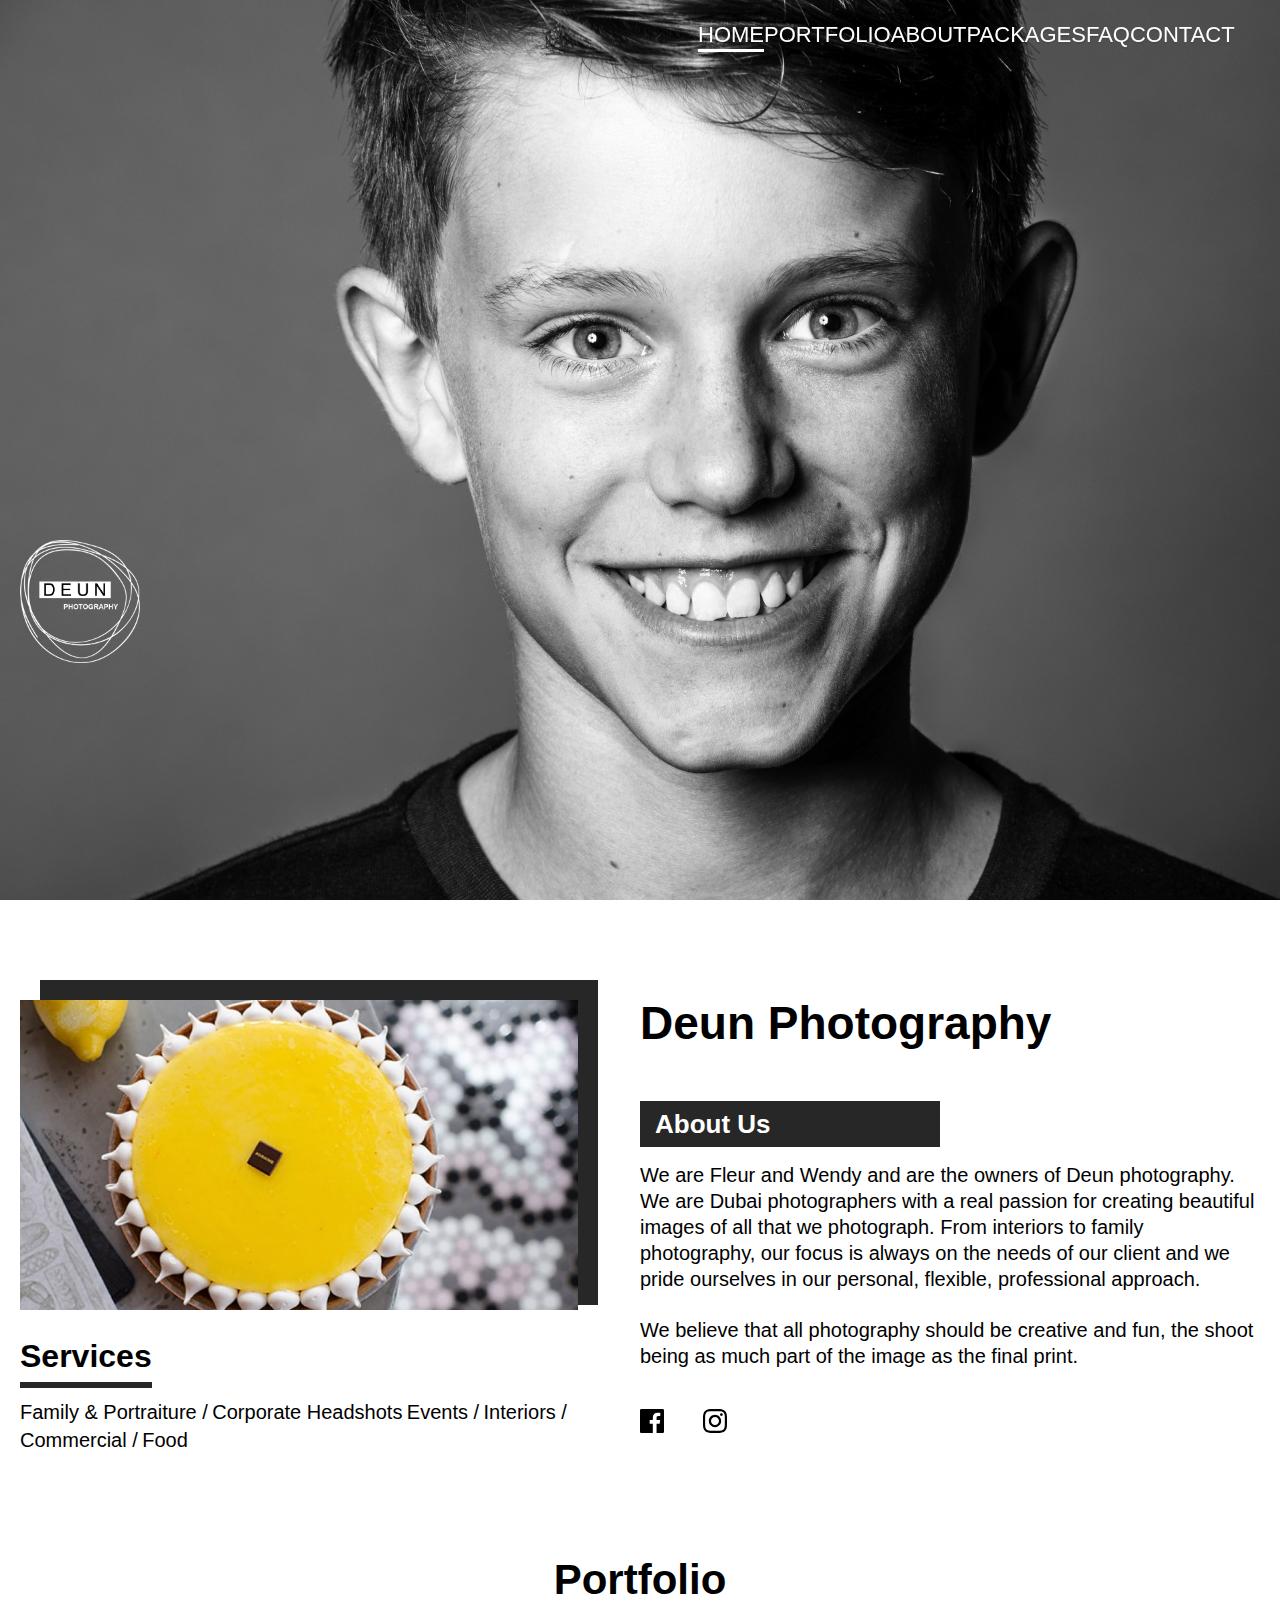
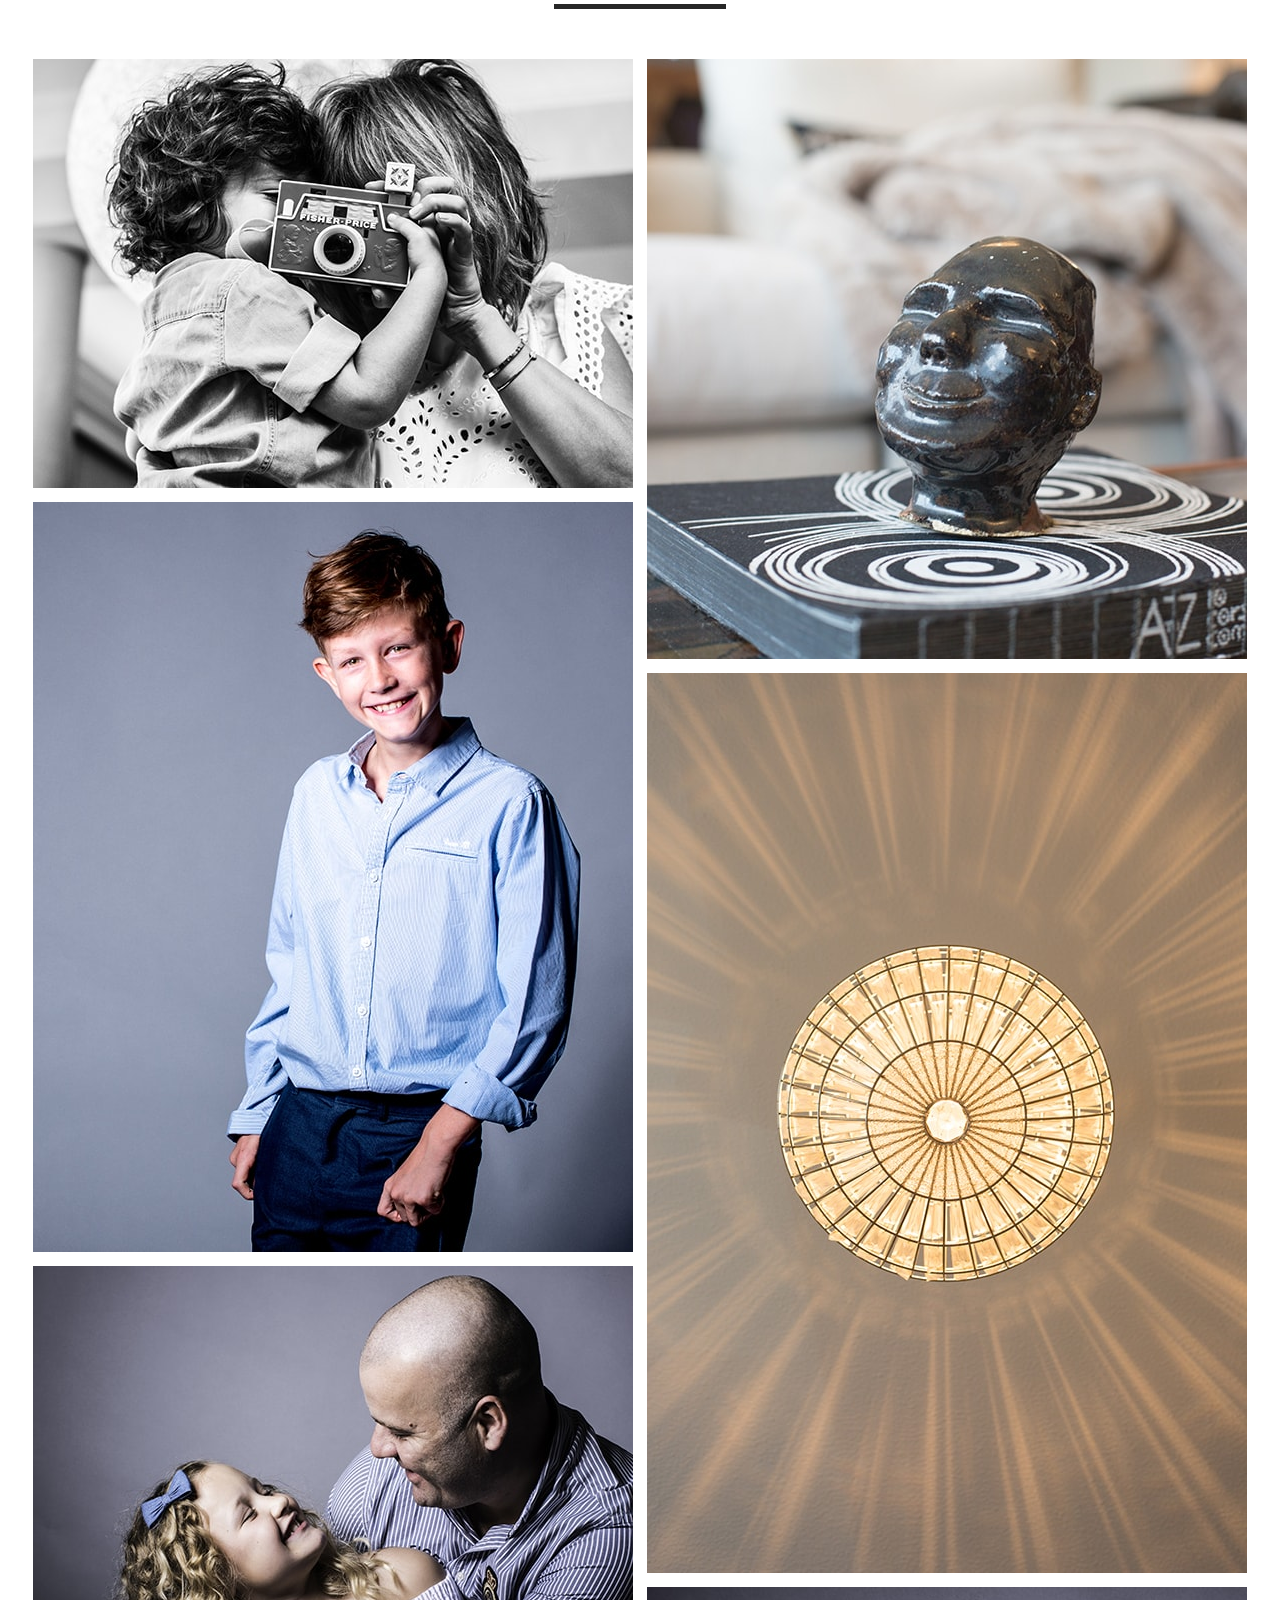
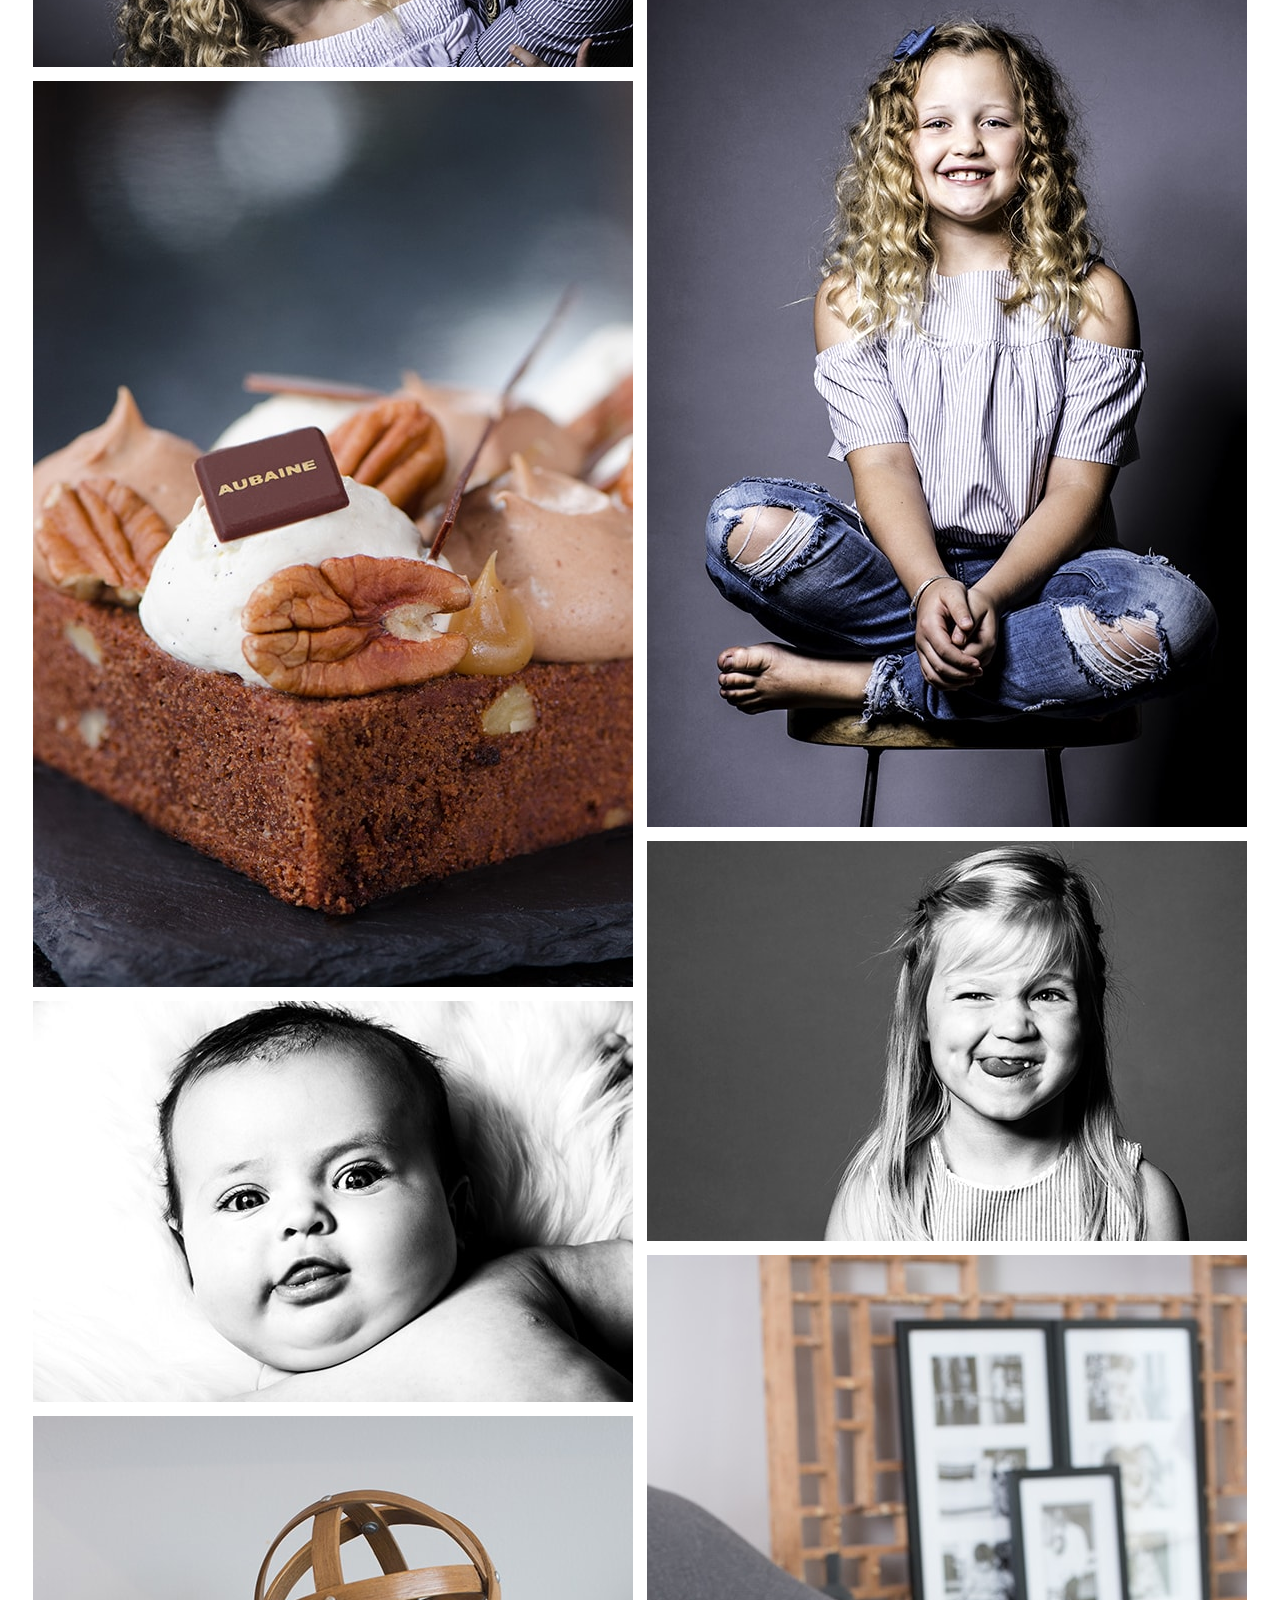
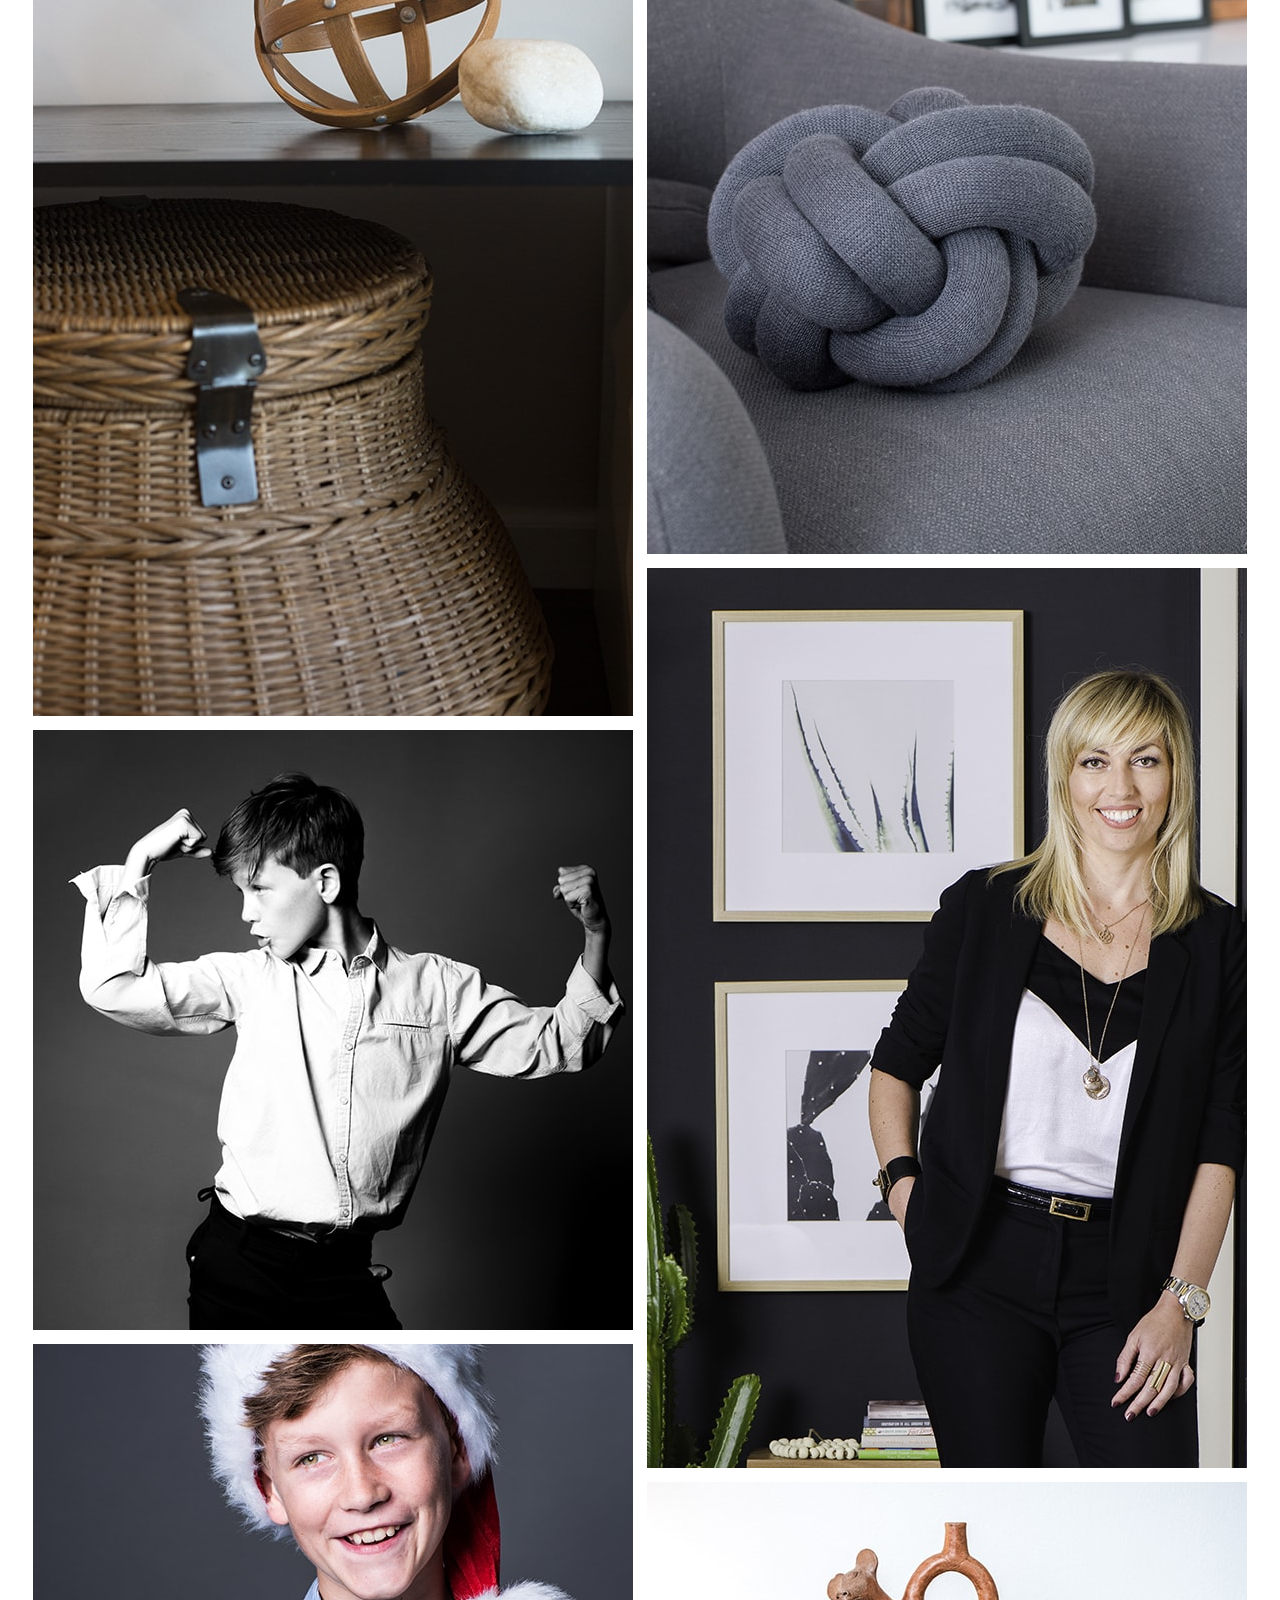
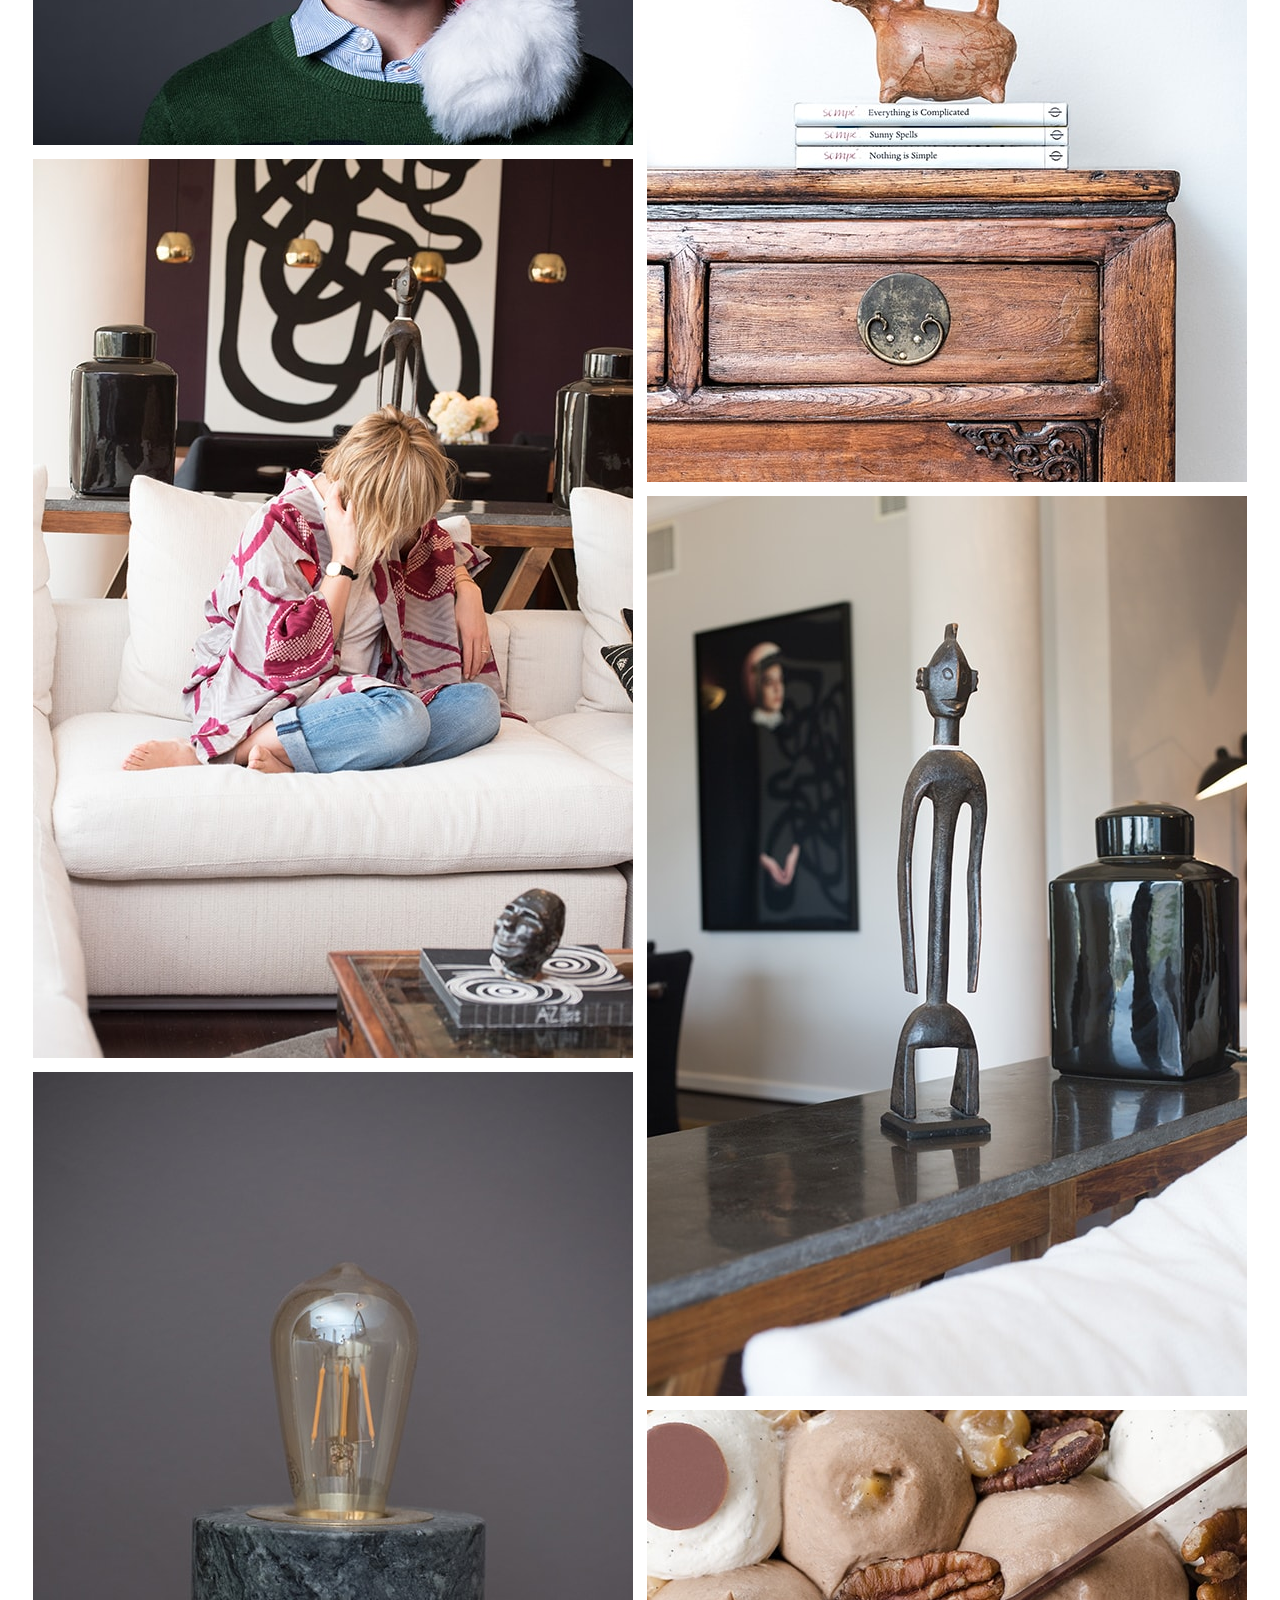
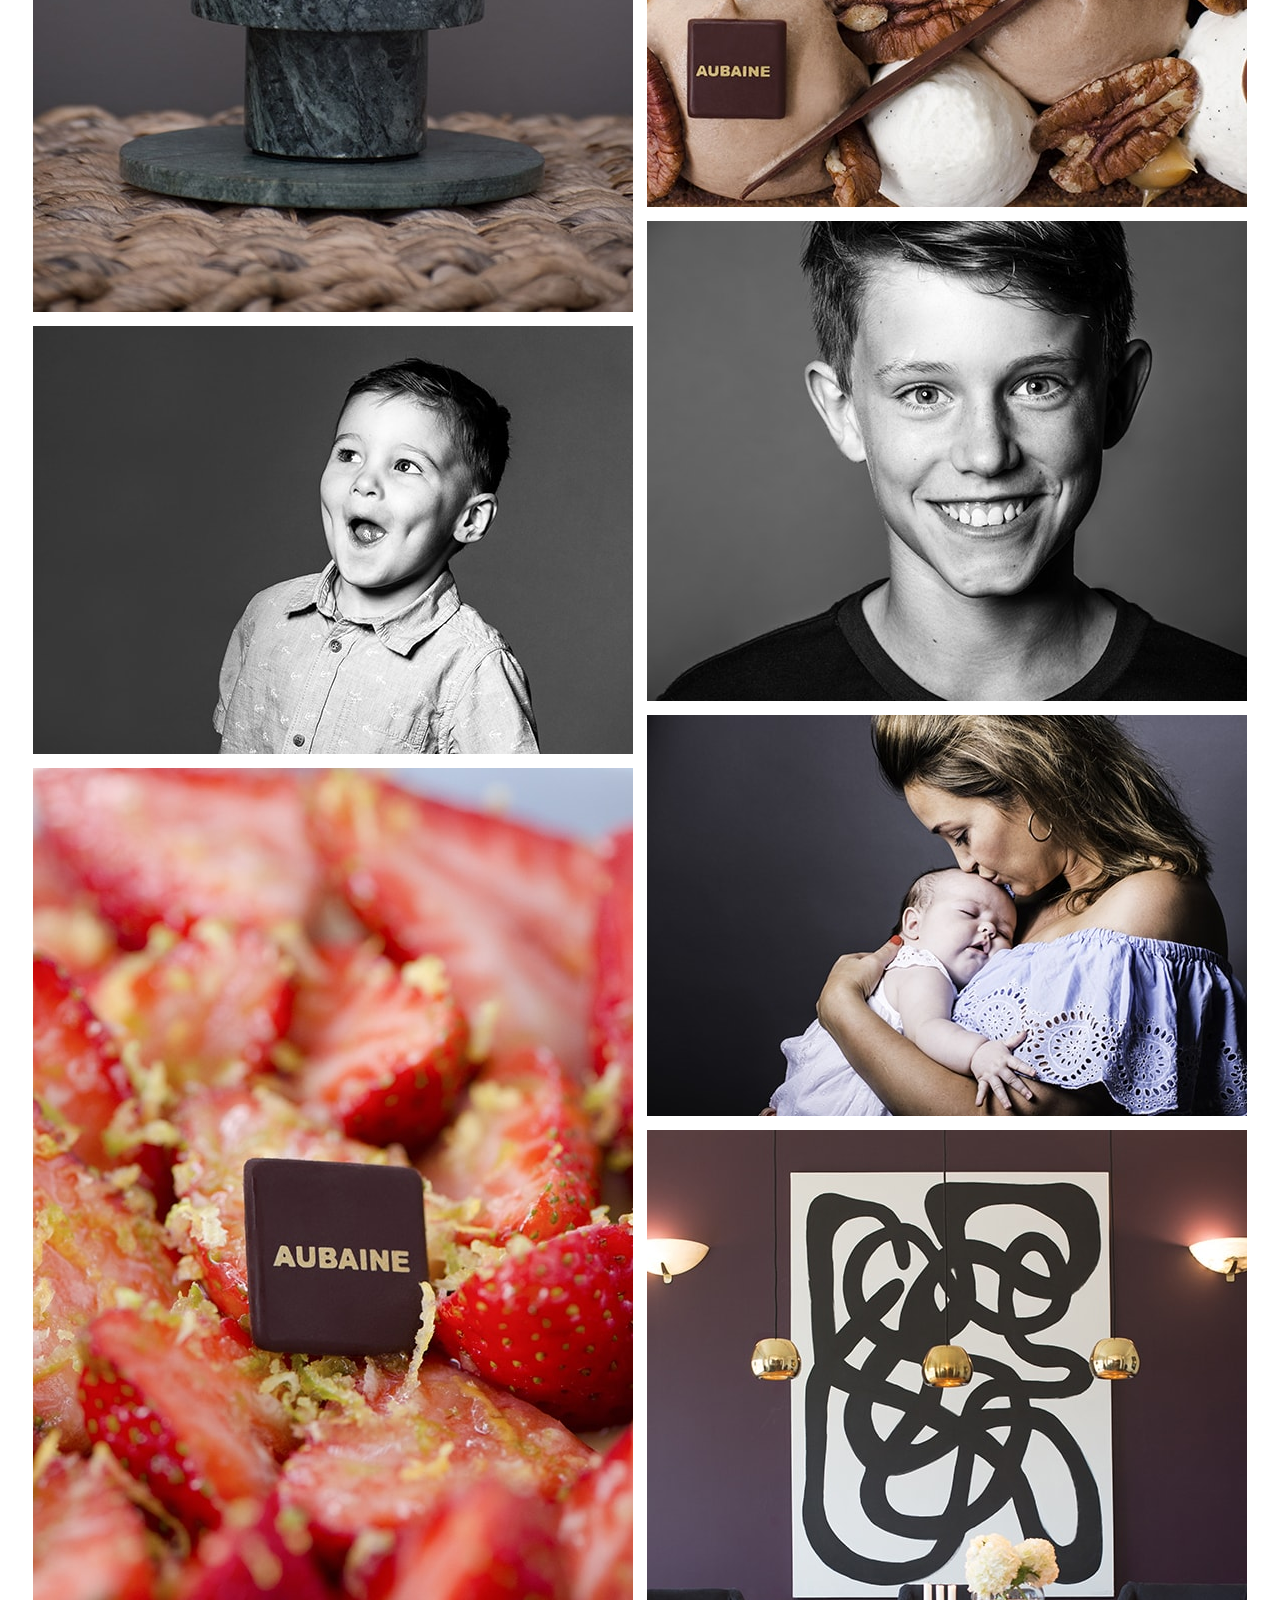
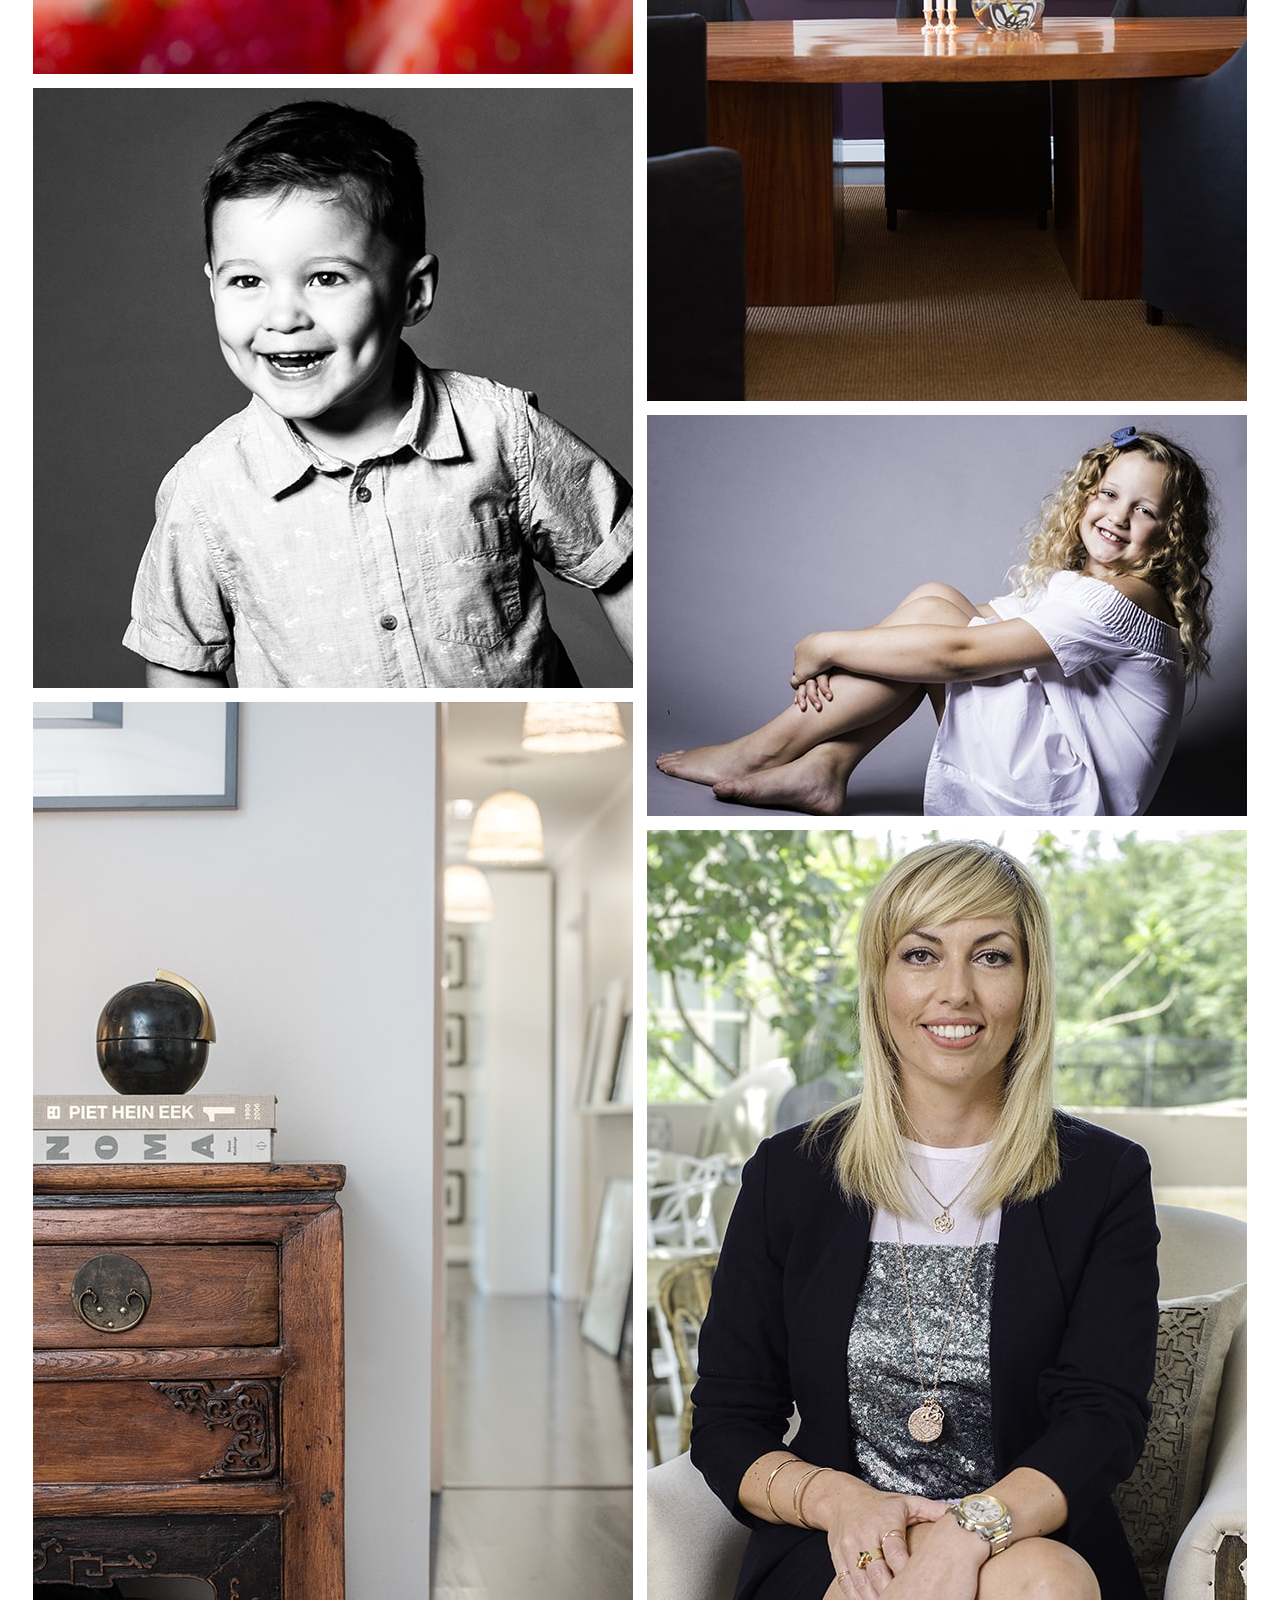
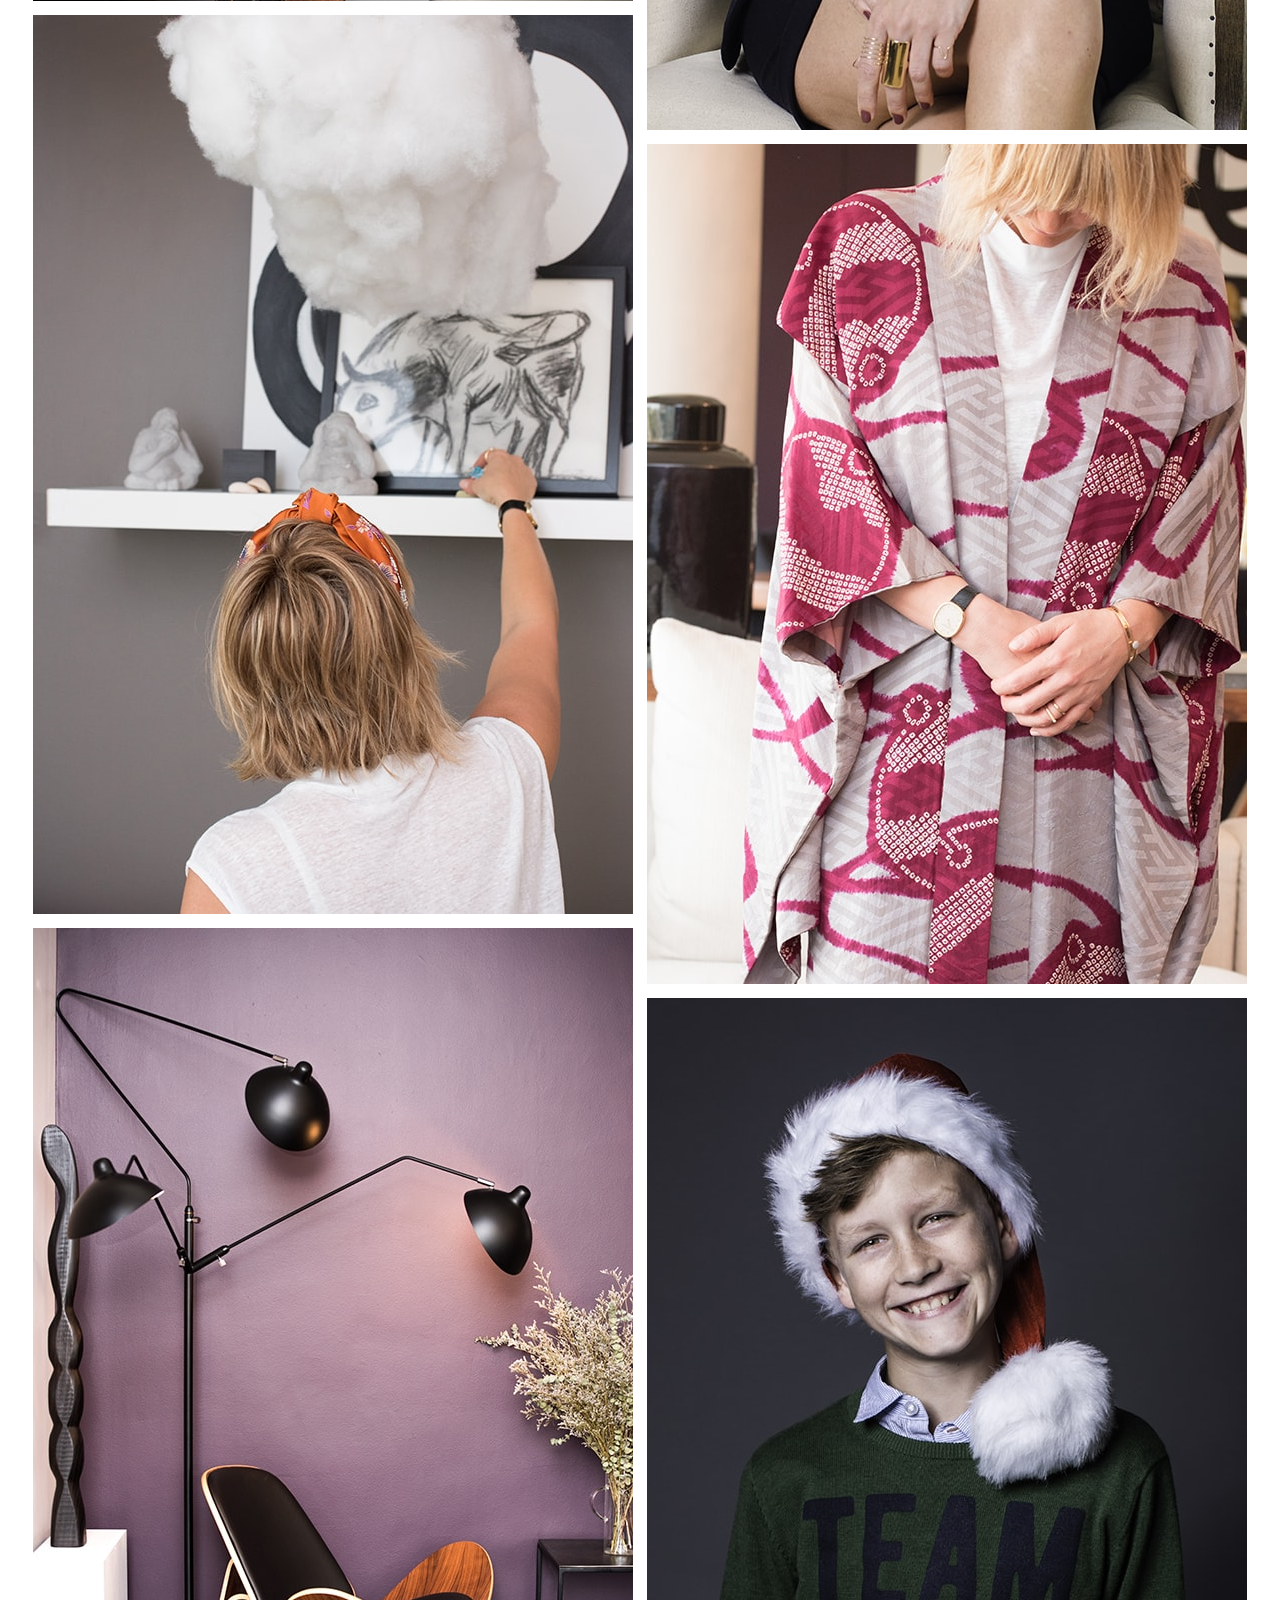
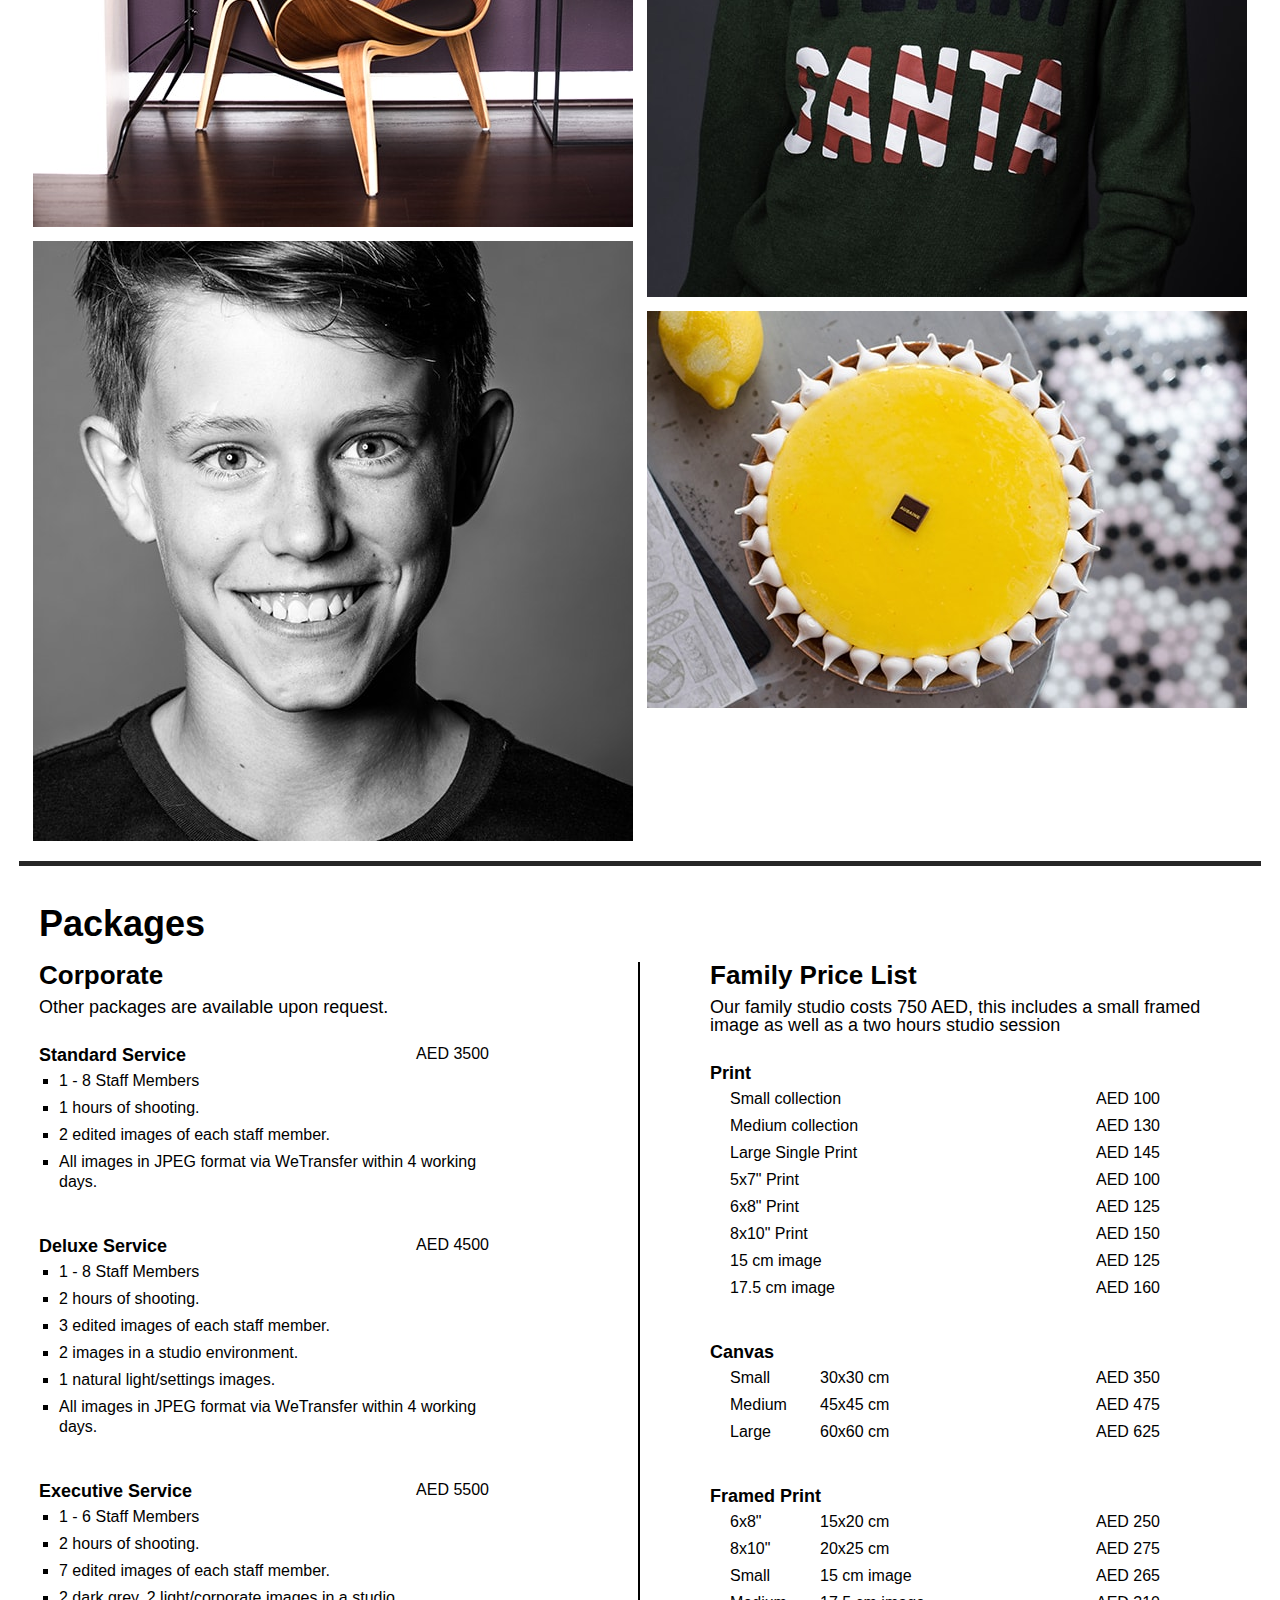
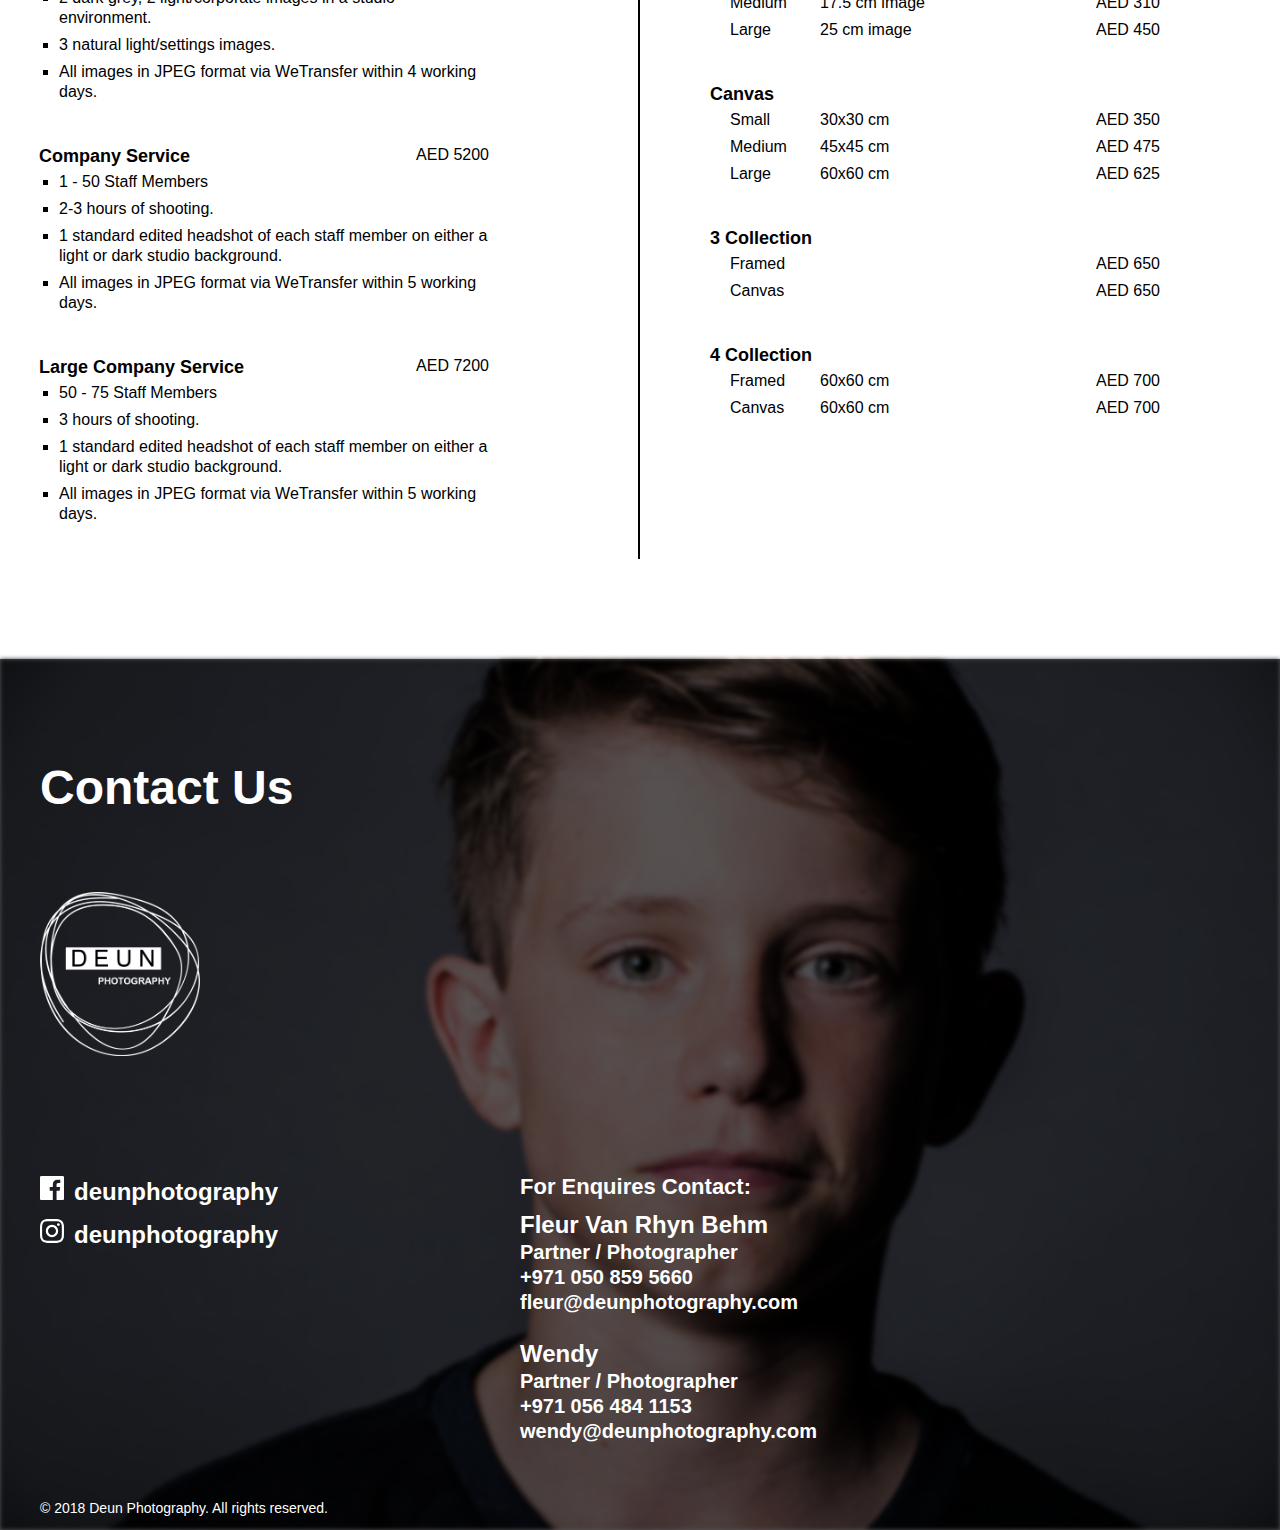
<file: index.html>
<!DOCTYPE html>
<html lang="en" dir="ltr">
  <head>
    <meta charset="utf-8">
    <meta http-equiv="X-UA-Compatible" content="IE=edge,chrome=1">
    <meta name="viewport" content="width=device-width, initial-scale=1.0, viewport-fit=cover">
    <meta name="description" content="High experienced Dubai based photographers. We undertake events and seasonal/family photography as well as commercial images, corporate headshots, food, and interiors." />
    <meta name="keywords" content="Dubai Family Photography, Dubai Photography, School Photography, Nursery Photography, Dubai School Photography" />
    <meta name="author" content="metatags generator">
    <meta name="robots" content="index, follow">
    <meta name="revisit-after" content="7 days">
    <title>Deun - Dubai Photography Company</title>
    <!-- Dubai, Photography, Family -->

    <script src="https://ajax.googleapis.com/ajax/libs/jquery/3.3.1/jquery.min.js"></script>
    <!--build:css css/styles.min.css-->
    <link rel="stylesheet" href="css/reset.css">
    <link rel="stylesheet" href="css/style.css">
    <!--endbuild-->

  </head>
  <body id="home">
    <nav class="page-nav" id="top-menu">
      <img src="images/Deun_Photography_logo-white.png" alt="Deun Photography Logo" class="page-nav_logo page-nav_logo--hidden">
      <div class="hamburger" id="hamburgerWrapper">
        <div class="hamburger_line hamburger_1"></div>
        <div class="hamburger_line hamburger_2"></div>
        <div class="hamburger_line hamburger_3"></div>
        <div class="hamburger_circle" id="mobileMenuBackground"></div>
      </div>
      <ul class="page-nav_ul" id="menuUlWrapper">
        <li class="page-nav_item active"><a href="#home" class="page-nav_link">Home</a></li>
        <li class="page-nav_item"><a href="#portfolio" class="page-nav_link">Portfolio</a></li>
        <li class="page-nav_item"><a href="#about" class="page-nav_link">About</a></li>
        <li class="page-nav_item"><a href="#packages" class="page-nav_link">Packages</a></li>
        <li class="page-nav_item"><a href="faq.html" class="page-nav_link">FAQ</a></li>
        <li class="page-nav_item"><a href="#contact" class="page-nav_link">Contact</a></li>
      </ul>
    </nav>
    <section class="hero" id="home">
      <h1 class="hero_title">
        <img src="images/Deun_Photography_logo-white.png" alt="Deun Photography Logo" class="hero_title_logo">
      </h1>
    </section>

    <section class="about" id="about">
      <div class="about_img-services">
        <img src="images/about_small.jpg" alt="" class="about_img-services_img">
        <div class="about_img-services_services">
          <h3 class="about_img-services_services_title">Services</h3>
          <ul>
            <li class="about_img-services_services_item">Family &amp; Portraiture /</li>
            <li class="about_img-services_services_item">Corporate Headshots</li>
            <li class="about_img-services_services_item">Events /</li>
            <li class="about_img-services_services_item">Interiors /</li>
            <li class="about_img-services_services_item">Commercial /</li>
            <li class="about_img-services_services_item">Food</li>
          </ul>
        </div>
      </div>
      <div class="about_intro">
        <h2 class="about_intro_super-title">Deun Photography</h2>
        <h2 class="about_intro_title">About Us</h2>
        <p class="about_intro_txt">We are Fleur and Wendy and are the owners of Deun photography.  We are Dubai photographers with a real passion for creating beautiful images of all that we photograph.  From interiors to family photography, our focus is always on the needs of our client and we pride ourselves in our personal, flexible, professional approach.</p>
        <p class="about_intro_txt">We believe that all photography should be creative and fun, the shoot being as much part of the image as the final print.</p>
        <div class="about_intro_faq-social">
          <a href="https://www.facebook.com/deunphotography/" class="about_intro_faq-social_social-link" target="_blank">
            <img src="images/facebook.svg" alt="facebook icon" class="about_intro_faq-social_social-img">
          </a>
          <a href="https://www.instagram.com/deunphotography/" class="about_intro_faq-social_social-link" target="_blank">
            <img src="images/instagram.svg" alt="instagram icon" class="about_intro_faq-social_social-img">
          </a>
        </div>
      </div>
    </section>
    
    <section class="portfolio" id="portfolio">
        <h2 class="portfolio_title">Portfolio</h2>
        <div class="portfolio_masonry-wrapper">
            <img src="images/600px/mother_and_child_taking_photo.jpg" alt="" class="portfolio_image">
            <!-- <img src="images/600px/aubaine_cake.jpg" alt="" class="portfolio_image"> -->
            <img src="images/600px/boy_in_shirt.jpg" alt="" class="portfolio_image">
            
            <img src="images/600px/girl_in_fathers_arms.jpg" alt="" class="portfolio_image">
            <!-- <img src="images/600px/aubaine_rasberry_cake.jpg" alt="" class="portfolio_image">
             -->
            <img src="images/600px/aubiane_walnut_and_chocolate.jpg" alt="" class="portfolio_image">
  
            <img src="images/600px/baby_laying_down.jpg" alt="" class="portfolio_image">
            <img src="images/600px/basket_under_self.jpg" alt="" class="portfolio_image">
            <!-- <img src="images/600px/black_and_white_boy_profile.jpg" alt="" class="portfolio_image"> -->
            <!-- <img src="images/600px/women_profile_shot.jpg" alt="" class="portfolio_image"> -->
            <!-- <img src="images/600px/boy_arms_aloft.jpg" alt="" class="portfolio_image"> -->
            <img src="images/600px/boy_flexing.jpg" alt="" class="portfolio_image">
            
            <!-- <img src="images/600px/women_resting_arms_pose.jpg" alt="" class="portfolio_image"> -->
            <img src="images/600px/boy_santa_hat.jpg" alt="" class="portfolio_image">
            
            
            <!-- <img src="images/600px/girl_toddler_smiling.jpg" alt="" class="portfolio_image"> -->
            <img src="images/600px/women_on_sofa.jpg" alt="" class="portfolio_image">
            <img src="images/600px/lamp_close_up.jpg" alt="" class="portfolio_image">
            <img src="images/600px/boy_suprised_face.jpg" alt="" class="portfolio_image">
            <img src="images/600px/aubaine_strawberry_cake.jpg" alt="" class="portfolio_image">
            <!-- <img src="images/600px/girl_toddler_smiling_leaning_face.jpg" alt="" class="portfolio_image"> -->
            <img src="images/600px/boy_toddler_smiling_black_and_white.jpg" alt="" class="portfolio_image">
            <!-- <img src="images/600px/women_arm_resting_pose.jpg" alt="" class="portfolio_image"> -->
            <img src="images/600px/cabinet_interior_shot.jpg" alt="" class="portfolio_image">
            <img src="images/600px/women_reaching_self.jpg" alt="" class="portfolio_image">
            <img src="images/600px/chair_interior_shot.jpg" alt="" class="portfolio_image">
            <!-- <img src="images/600px/christmas_sleeping_child.jpg" alt="" class="portfolio_image"> -->
            <img src="images/600px/boy_smiling.jpg" alt="" class="portfolio_image">
            <img src="images/600px/face_statue.jpg" alt="" class="portfolio_image">
            <img src="images/600px/lamp_shade.jpg" alt="" class="portfolio_image">
            <img src="images/600px/girl_cross_legged_on_stool.jpg" alt="" class="portfolio_image">
            
            <img src="images/600px/girl_toddler_smiling_black_and_white.jpg" alt="" class="portfolio_image">
            
            
            
            <img src="images/600px/knotted_cusion.jpg" alt="" class="portfolio_image">
            <img src="images/600px/women_leaning_on_wall.jpg" alt="" class="portfolio_image"> 
            
            <img src="images/600px/cabinet_corner.jpg" alt="" class="portfolio_image"> 
            <img src="images/600px/man_statue.jpg" alt="" class="portfolio_image">
            <img src="images/600px/aubaine_chocolate_and_walnut.jpg" alt="" class="portfolio_image">
            <img src="images/600px/boy_smiling_2.jpg" alt="" class="portfolio_image">
            <img src="images/600px/mother_cuddling_baby.jpg" alt="" class="portfolio_image">
            <!-- <img src="images/600px/mother_holding_baby.jpg" alt="" class="portfolio_image"> -->
            <img src="images/600px/table_and_artwork.jpg" alt="" class="portfolio_image">
            <img src="images/600px/girls_smiling.jpg" alt="" class="portfolio_image">
            <img src="images/600px/women_crossed_legged.jpg" alt="" class="portfolio_image">
            <!-- <img src="images/600px/chair_and_cabinet.jpg" alt="" class="portfolio_image"> -->
            <img src="images/600px/women_head_down.jpg" alt="" class="portfolio_image">
            <img src="images/600px/boy_smiling_santa_hat.jpg" alt="" class="portfolio_image">
            <img src="images/600px/aubaine_lemon_cake.jpg" alt="" class="portfolio_image">
            
        </div>
      </section>

    <section class="packages" id="packages">
      <h2 class="packages_title">Packages</h2>

      <!-- CORPORATE START -->
      <div class="packages_corp">
        <h3 class="packages_corp_title">Corporate</h3>
        <p class="packages_corp_txt">Other packages are available upon request.</p>
        <div class="packages_corp_option_wrap">
          <div class="packages_corp_option">
            <h4 class="packages_corp_option_title">Standard Service <span class="packages_corp_option_title--price">AED 3500</span></h4>
            <ul class="packages_corp_option_list">
              <li class="packages_corp_option_list_item">1 - 8 Staff Members</li>
              <li class="packages_corp_option_list_item">1 hours of shooting.</li>
              <li class="packages_corp_option_list_item">2 edited images of each staff member.</li>
              <li class="packages_corp_option_list_item">All images in JPEG format via WeTransfer within 4 working days.</li>
            </ul>
          </div>

          <div class="packages_corp_option">
            <h4 class="packages_corp_option_title">Deluxe Service <span class="packages_corp_option_title--price">AED 4500</span></h4>
            <ul class="packages_corp_option_list">
                <li class="packages_corp_option_list_item">1 - 8 Staff Members</li>
              <li class="packages_corp_option_list_item">2 hours of shooting.</li>
              <li class="packages_corp_option_list_item">3 edited images of each staff member.</li>
              <li class="packages_corp_option_list_item">2 images in a studio environment.</li>
              <li class="packages_corp_option_list_item">1 natural light/settings images.</li>
              <li class="packages_corp_option_list_item">All images in JPEG format via WeTransfer within 4 working days.</li>
            </ul>
          </div>

          <div class="packages_corp_option">
            <h4 class="packages_corp_option_title">Executive Service <span class="packages_corp_option_title--price">AED 5500</span></h4>
            <ul class="packages_corp_option_list">
                <li class="packages_corp_option_list_item">1 - 6 Staff Members</li>
              <li class="packages_corp_option_list_item">2 hours of shooting.</li>
              <li class="packages_corp_option_list_item">7 edited images of each staff member.</li>
              <li class="packages_corp_option_list_item">2 dark grey, 2 light/corporate images in a studio environment.</li>
              <li class="packages_corp_option_list_item">3 natural light/settings images.</li>
              <li class="packages_corp_option_list_item">All images in JPEG format via WeTransfer within 4 working days.</li>
            </ul>
          </div>
          <div class="packages_corp_option">
            <h4 class="packages_corp_option_title">Company Service <span class="packages_corp_option_title--price">AED 5200</span></h4>
            <ul class="packages_corp_option_list">
              <li class="packages_corp_option_list_item">1 - 50 Staff Members</li>
              <li class="packages_corp_option_list_item">2-3 hours of shooting.</li>
              <li class="packages_corp_option_list_item">1 standard edited headshot of each staff member on either a light or dark studio background.</li>
              <li class="packages_corp_option_list_item">All images in JPEG format via WeTransfer within 5 working days.</li>
            </ul>
          </div>

          <div class="packages_corp_option">
            <h4 class="packages_corp_option_title">Large Company Service <span class="packages_corp_option_title--price">AED 7200 </span></h4>
            <ul class="packages_corp_option_list">
              <li class="packages_corp_option_list_item">50 - 75 Staff Members</li>
              <li class="packages_corp_option_list_item">3 hours of shooting.</li>
              <li class="packages_corp_option_list_item">1 standard edited headshot of each staff member on either a light or dark studio background.</li>
              <li class="packages_corp_option_list_item">All images in JPEG format via WeTransfer within 5 working days.</li>
            </ul>
          </div>
        </div>
      </div>
      <!-- CORPORATE END -->

      <div class="packages_fam">
        <h3 class="packages_fam_title">Family Price List</h3>
        <p class="packages_fam_txt">Our family studio costs 750 AED, this includes a small framed image as well as a two hours studio session</p>
        <div class="packages_fam_option_wrap">
          <div class="packages_fam_option">
            <h4 class="packages_fam_option_title">Print</h4>
            <ul class="packages_fam_option_list">
              <li class="packages_fam_option_list_item">Small collection<span class="packages_fam_option_list_item--cost">AED 100</span></li>

              <li class="packages_fam_option_list_item">Medium collection<span class="packages_fam_option_list_item--cost">AED 130</span></li>

              <li class="packages_fam_option_list_item">Large Single Print<span class="packages_fam_option_list_item--cost">AED 145 </span></li>

              <li class="packages_fam_option_list_item">5x7" Print<span class="packages_fam_option_list_item--cost">AED 100</span></li>

              <li class="packages_fam_option_list_item">6x8" Print<span class="packages_fam_option_list_item--cost">AED 125</span></li>

              <li class="packages_fam_option_list_item">8x10" Print<span class="packages_fam_option_list_item--cost">AED 150</span></li>

              <li class="packages_fam_option_list_item">15 cm image<span class="packages_fam_option_list_item--cost">AED 125</span></li>

              <li class="packages_fam_option_list_item">17.5 cm image<span class="packages_fam_option_list_item--cost">AED 160</span></li>
            </ul>
          </div>

          <div class="packages_fam_option">
            <h4 class="packages_fam_option_title">Canvas</h4>
            <ul class="packages_fam_option_list">
              <li class="packages_fam_option_list_item">Small<span class="packages_fam_option_list_item--size">30x30 cm</span><span class="packages_fam_option_list_item--cost">AED 350</span></li>

              <li class="packages_fam_option_list_item">Medium<span class="packages_fam_option_list_item--size">45x45 cm</span><span class="packages_fam_option_list_item--cost">AED 475</span></li>

              <li class="packages_fam_option_list_item">Large<span class="packages_fam_option_list_item--size">60x60 cm</span><span class="packages_fam_option_list_item--cost">AED 625</span></li>
            </ul>
          </div>

          <div class="packages_fam_option">
            <h4 class="packages_fam_option_title">Framed Print</h4>
            <ul class="packages_fam_option_list">
              <li class="packages_fam_option_list_item">6x8"<span class="packages_fam_option_list_item--size">15x20 cm</span><span class="packages_fam_option_list_item--cost">AED 250</span></li>

              <li class="packages_fam_option_list_item">8x10"<span class="packages_fam_option_list_item--size">20x25 cm</span><span class="packages_fam_option_list_item--cost">AED 275</span></li>

              <li class="packages_fam_option_list_item">Small<span class="packages_fam_option_list_item--size">15 cm image</span><span class="packages_fam_option_list_item--cost">AED 265</span></li>

              <li class="packages_fam_option_list_item">Medium<span class="packages_fam_option_list_item--size">17.5 cm image</span><span class="packages_fam_option_list_item--cost">AED 310</span></li>

              <li class="packages_fam_option_list_item">Large<span class="packages_fam_option_list_item--size">25 cm image</span><span class="packages_fam_option_list_item--cost">AED 450</span></li>
            </ul>
          </div>

          <div class="packages_fam_option">
            <h4 class="packages_fam_option_title">Canvas</h4>
            <ul class="packages_fam_option_list">
              <li class="packages_fam_option_list_item">Small<span class="packages_fam_option_list_item--size">30x30 cm</span><span class="packages_fam_option_list_item--cost">AED 350</span></li>

              <li class="packages_fam_option_list_item">Medium<span class="packages_fam_option_list_item--size">45x45 cm</span><span class="packages_fam_option_list_item--cost">AED 475</span></li>

              <li class="packages_fam_option_list_item">Large<span class="packages_fam_option_list_item--size">60x60 cm</span><span class="packages_fam_option_list_item--cost">AED 625</span></li>
            </ul>
          </div>

          <div class="packages_fam_option">
            <h4 class="packages_fam_option_title">3 Collection</h4>
            <ul class="packages_fam_option_list">
              <li class="packages_fam_option_list_item">Framed<span class="packages_fam_option_list_item--cost">AED 650</span></li>

              <li class="packages_fam_option_list_item">Canvas<span class="packages_fam_option_list_item--cost">AED 650</span></li>
            </ul>
          </div>

          <div class="packages_fam_option">
            <h4 class="packages_fam_option_title">4 Collection</h4>
            <ul class="packages_fam_option_list">
              <li class="packages_fam_option_list_item">Framed<span class="packages_fam_option_list_item--size">60x60 cm</span><span class="packages_fam_option_list_item--cost">AED 700</span></li>

              <li class="packages_fam_option_list_item">Canvas<span class="packages_fam_option_list_item--size">60x60 cm</span><span class="packages_fam_option_list_item--cost">AED 700</span></li>
            </ul>
          </div>
        </div>
      </div>
    </section>



    <section class="contact" id="contact">
      <div class="contact_background"></div>
      <h2 class="contact_title">Contact Us</h2>
      <img src="images/Deun_Photography_logo-white.png" alt="" class="contact_logo-img">
      <div class="contact_details contact_details--wrapper">
        <div class="contact_details_address-social">
          <div class="contact_social-media contact_social-media--dkstp">
            <a href="https://www.facebook.com/deunphotography/" class="contact_social-media--link" target="_blank"><img src="images/facebook_white.svg" alt="Facebook logo" class="contact_social-media--img">deunphotography</a>
            <a href="https://www.instagram.com/deunphotography/" class="contact_social-media--link" target="_blank"><img src="images/instagram_white.svg" alt="Instagram Logo" class="contact_social-media--img">deunphotography</a>
          </div>
        </div>
        
        <div class="contact_details_personal-info">
          <p class="contact_details_personal-info_top-title">For Enquires Contact:</p>
          <div>
            <p class="contact_details_personal-info_title">Fleur Van Rhyn Behm</p>
            <p class="contact_details_personal-info_txt">Partner / Photographer</p>
            <a href="tel:00971500008002" class="contact_details_personal-info_txt">+971 050 859 5660</a>
            <a href="mailto:fleur@deunphotography.com" class="contact_details_personal-info_txt">fleur@deunphotography.com</a>
          </div>
          <div>
              <p class="contact_details_personal-info_title">Wendy</p>
              <p class="contact_details_personal-info_txt">Partner / Photographer</p>
              <a href="tel:00971500008002" class="contact_details_personal-info_txt">+971 056 484 1153</a>
              <a href="mailto:fleur@deunphotography.com" class="contact_details_personal-info_txt">wendy@deunphotography.com</a>
            </div>
        </div>
        <div class="contact_social-media contact_social-media--mobile">
          <a href="https://www.facebook.com/deunphotography/" class="contact_social-media--link" target="_blank"><img src="images/facebook_white.svg" alt="Facebook logo" class="contact_social-media--img">deunphotography</a>
          <a href="https://www.instagram.com/deunphotography/" class="contact_social-media--link" target="_blank"><img src="images/instagram_white.svg" alt="Instagram Logo" class="contact_social-media--img">deunphotography</a>
        </div>
      </div>
      <small class="contact_legal">&copy; 2018 Deun Photography. All rights reserved.</small>
    </section>
    <!--build:js js/main.min.js -->
    <script src="js/main.js"></script>
    <!-- endbuild -->
  </body>
</html>
</file>
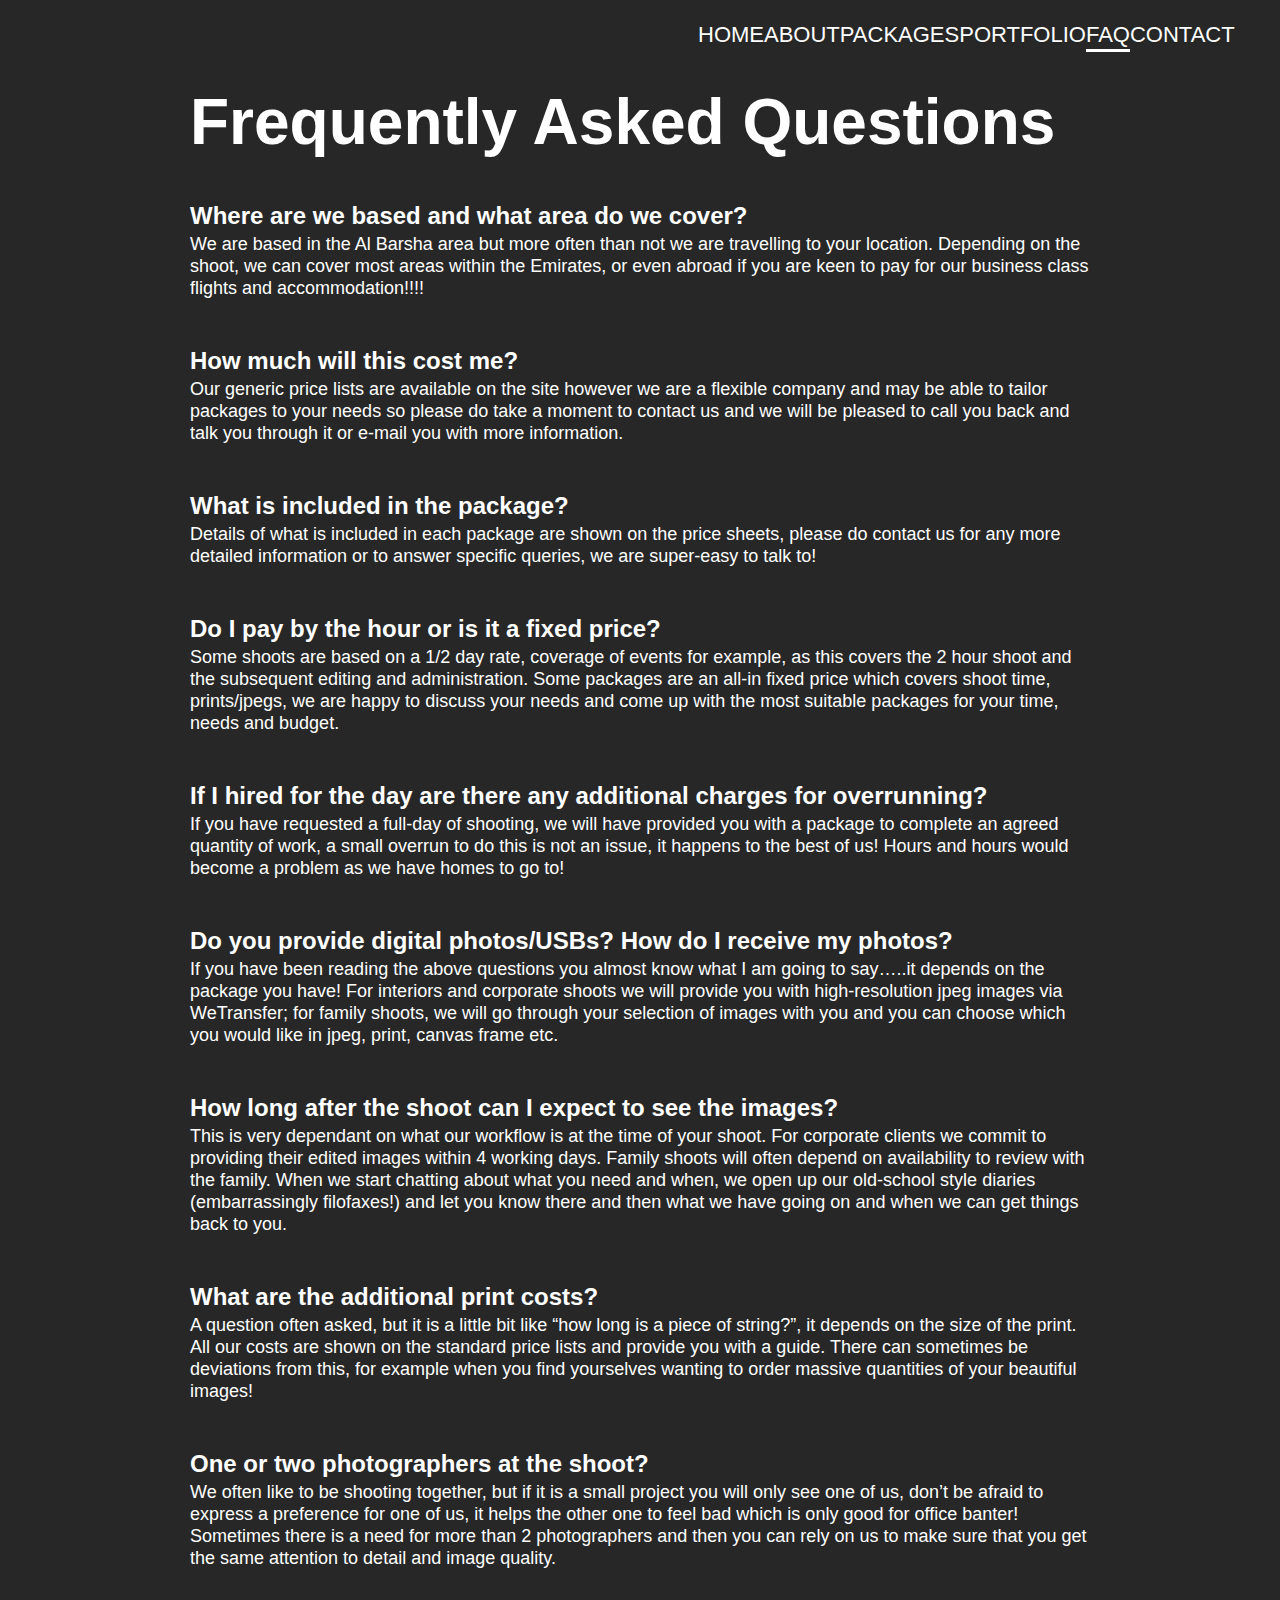
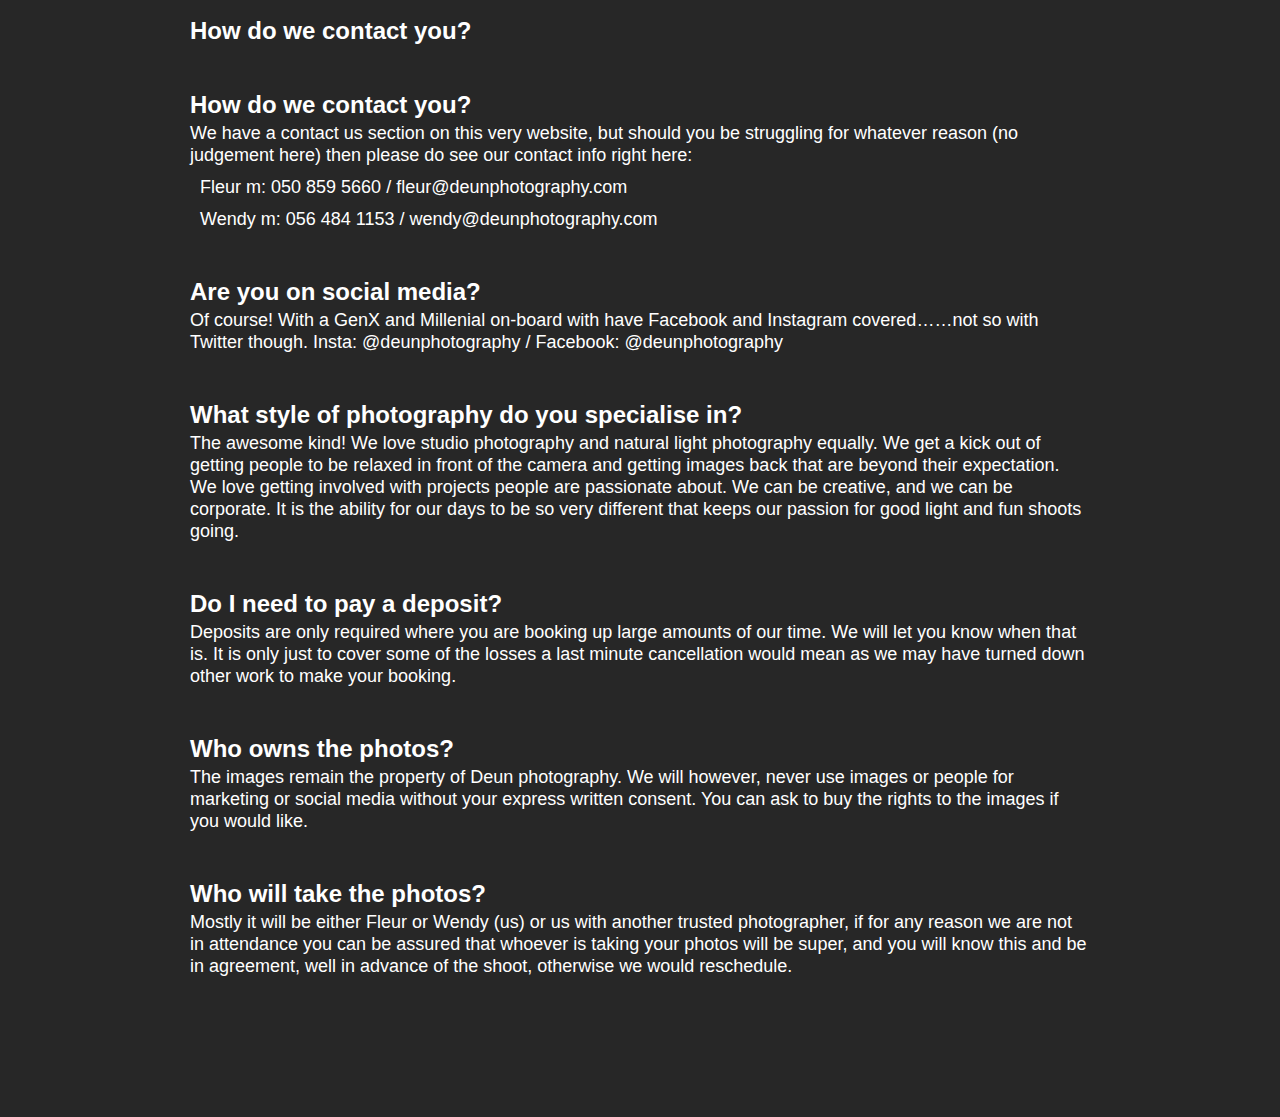
<file: faq.html>
<!DOCTYPE html>
<html lang="en" dir="ltr">
  <head>
    <meta charset="utf-8">
    <meta http-equiv="X-UA-Compatible" content="IE=edge,chrome=1">
    <meta name="viewport" content="width=device-width, initial-scale=1.0, viewport-fit=cover">
    <meta name="description" content="High experienced Dubai based photographers. We undertake events and seasonal/family photography as well as commercial images, corporate headshots, food, and interiors." />
    <meta name="keywords" content="Dubai Family Photography, Dubai Photography, School Photography, Nursery Photography, Dubai School Photography" />
    <meta name="author" content="metatags generator">
    <meta name="robots" content="index, follow">
    <meta name="revisit-after" content="7 days">
    <title>Deun - Dubai Photography Company</title>
    <!-- Dubai, Photography, Family -->

    <script src="https://ajax.googleapis.com/ajax/libs/jquery/3.3.1/jquery.min.js"></script>
    <!--build:css css/styles.min.css-->
    <link rel="stylesheet" href="css/reset.css">
    <link rel="stylesheet" href="css/style.css">
    <!--endbuild-->

  </head>
  <body id="home faq">
    <nav class="page-nav page-nav--faq" id="top-menu">
      <img src="images/Deun_Photography_logo-white.png" alt="Deun Photography Logo" class="page-nav_logo page-nav_logo--show ">
      <div class="hamburger" id="hamburgerWrapper">
        <div class="hamburger_line hamburger_1"></div>
        <div class="hamburger_line hamburger_2"></div>
        <div class="hamburger_line hamburger_3"></div>
        <div class="hamburger_circle" id="mobileMenuBackground"></div>
      </div>
      <ul class="page-nav_ul" id="menuUlWrapper">
        <li class="page-nav_item "><a href="index.html/#home" class="page-nav_link">Home</a></li>
        <li class="page-nav_item"><a href="index.html/#about" class="page-nav_link">About</a></li>
        <li class="page-nav_item"><a href="index/html/#packages" class="page-nav_link">Packages</a></li>
        <li class="page-nav_item"><a href="index.html/#portfolio" class="page-nav_link">Portfolio</a></li>
        <li class="page-nav_item active"><a href="faq.html" class="page-nav_link ">FAQ</a></li>
        <li class="page-nav_item"><a href="index.html/#contact" class="page-nav_link">Contact</a></li>
      </ul>
    </nav>
    
    <section class="faq" id="faq">
        <h2 class="faq_title">Frequently Asked Questions</h2>
        <ol class="faq_list">
            <li class="faq_list_item">
                <h3 class="faq_list_item_title">Where are we based and what area do we cover?</h3>
                <p class="faq_list_item_txt">We are based in the Al Barsha area but more often than not we are travelling to your location.  Depending on the shoot, we can cover most areas within the Emirates, or even abroad if you are keen to pay for our business class flights and accommodation!!!!</p>
            </li>
            <li class="faq_list_item">
                <h3 class="faq_list_item_title">How much will this cost me?</h3>
                <p class="faq_list_item_txt">Our generic price lists are available on the site however we are a flexible company and may be able to tailor packages to your needs so please do take a moment to contact us and we will be pleased to call you back and talk you through it or e-mail you with more information.</p>
            </li>
            <li class="faq_list_item">
                <h3 class="faq_list_item_title">What is included in the package?</h3>
                <p class="faq_list_item_txt">Details of what is included in each package are shown on the price sheets, please do contact us for any more detailed information or to answer specific queries, we are super-easy to talk to!</p>
            </li>
            <li class="faq_list_item">
                <h3 class="faq_list_item_title">Do I pay by the hour or is it a fixed price?</h3>
                <p class="faq_list_item_txt">Some shoots are based on a 1/2 day rate, coverage of events for example, as this covers the 2 hour shoot and the subsequent editing and administration.  Some packages are an all-in fixed price which covers shoot time, prints/jpegs, we are happy to discuss your needs and come up with the most suitable packages for your time, needs and budget.</p>
            </li>
            <li class="faq_list_item">
                <h3 class="faq_list_item_title">If I hired for the day are there any additional charges for overrunning?</h3>
                <p class="faq_list_item_txt">If you have requested a full-day of shooting, we will have provided you with a package to complete an agreed quantity of work, a small overrun to do this is not an issue, it happens to the best of us!  Hours and hours would become a problem as we have homes to go to!</p>
            </li>
            <li class="faq_list_item">
                <h3 class="faq_list_item_title">Do you provide digital photos/USBs?  How do I receive my photos?</h3>
                <p class="faq_list_item_txt">If you have been reading the above questions you almost know what I am going to say…..it depends on the package you have!  For interiors and corporate shoots we will provide you with high-resolution jpeg images via WeTransfer; for family shoots, we will go through your selection of images with you and you can choose which you would like in jpeg, print, canvas frame etc.</p>
            </li>
            <li class="faq_list_item">
                <h3 class="faq_list_item_title">How long after the shoot can I expect to see the images?</h3>
                <p class="faq_list_item_txt">This is very dependant on what our workflow is at the time of your shoot. For corporate clients we commit to providing their edited images within 4 working days.  Family shoots will often depend on availability to review with the family.  When we start chatting about what you need and when, we open up our old-school style diaries (embarrassingly filofaxes!) and let you know there and then what we have going on and when we can get things back to you.</p>
            </li>
            <li class="faq_list_item">
                <h3 class="faq_list_item_title">What are the additional print costs?</h3>
                <p class="faq_list_item_txt">A question often asked, but it is a little bit like “how long is a piece of string?”, it depends on the size of the print.  All our costs are shown on the standard price lists and provide you with a guide.  There can sometimes be deviations from this, for example when you find yourselves wanting to order massive quantities of your beautiful images!</p>
            </li>
            <li class="faq_list_item">
                <h3 class="faq_list_item_title">One or two photographers at the shoot?</h3>
                <p class="faq_list_item_txt">We often like to be shooting together, but if it is a small project you will only see one of us, don’t be afraid to express a preference for one of us, it helps the other one to feel bad which is only good for office banter!  Sometimes there is a need for more than 2 photographers and then you can rely on us to make sure that you get the same attention to detail and image quality.</p>
            </li>
            <li class="faq_list_item">
                <h3 class="faq_list_item_title">How do we contact you?</h3>
                <p class="faq_list_item_txt"></p>
            </li>
            <li class="faq_list_item">
                <h3 class="faq_list_item_title">How do we contact you?</h3>
                <p class="faq_list_item_txt">We have a contact us section on this very website, but should you be struggling for whatever reason (no judgement here) then please do see our contact info right here: <span class="faq_list_item_txt--contact">Fleur m: <a href="tel:00971508595660">050 859 5660 /</a><a href="mailto:fleur@deunphotography.com"> fleur@deunphotography.com</a></span><span class="faq_list_item_txt--contact">Wendy m: <a href="tel:00971564841153 ">056 484 1153 /<a href="mailto:wendy@deunphotography.com"> wendy@deunphotography.com</a></span> </p>
            </li>     
            <li class="faq_list_item">
                <h3 class="faq_list_item_title">Are you on social media?</h3>
                <p class="faq_list_item_txt">Of course! With a GenX and Millenial on-board with have Facebook and Instagram covered……not so with Twitter though. Insta: <a href="https://www.instagram.com/deunphotography/">@deunphotography</a> / Facebook:<a href="https://www.facebook.com/deunphotography/"> @deunphotography</a></p>
                
                <a href=""></a>
            </li>
            <li class="faq_list_item">
                <h3 class="faq_list_item_title">What style of photography do you specialise in?  </h3>
                <p class="faq_list_item_txt">The awesome kind! We love studio photography and natural light photography equally. We get a kick out of getting people to be relaxed in front of the camera and getting images back that are beyond their expectation.  We love getting involved with projects people are passionate about.  We can be creative, and we can be corporate.  It is the ability for our days to be so very different that keeps our passion for good light and fun shoots going.</p>
            </li>
            <li class="faq_list_item">
                <h3 class="faq_list_item_title">Do I need to pay a deposit?</h3>
                <p class="faq_list_item_txt">Deposits are only required where you are booking up large amounts of our time.  We will let you know when that is.  It is only just to cover some of the losses a last minute cancellation would mean as we may have turned down other work to make your booking.</p>
            </li>
            <li class="faq_list_item">
                <h3 class="faq_list_item_title">Who owns the photos?</h3>
                <p class="faq_list_item_txt">The images remain the property of Deun photography.  We will however, never use images or people for marketing or social media without your express written consent.  You can ask to buy the rights to the images if you would like.</p>
            </li>
            <li class="faq_list_item">
                <h3 class="faq_list_item_title">Who will take the photos?</h3>
                <p class="faq_list_item_txt">Mostly it will be either Fleur or Wendy (us) or us with another trusted photographer, if for any reason we are not in attendance you can be assured that whoever is taking your photos will be super, and you will know this and be in agreement, well in advance of the shoot, otherwise we would reschedule.</p>
            </li>
        </ol>
    </section>


    <!--build:js js/main.min.js -->
    <script src="js/faq.js"></script>
    <!-- endbuild -->
  </body>
</html>
</file>
<file: css/style.css>
html {
  box-sizing: border-box; }

*,
*:before,
*:after {
  box-sizing: inherit; }

body {
  font-family: Arial, "Helvetica Neue", Helvetica, sans-serif; }

a {
  text-decoration: none; }

img {
  max-width: 100%; }

.page-nav {
  width: 100%;
  position: fixed;
  display: -webkit-box;
  display: -ms-flexbox;
  display: -webkit-flex;
  display: flex;
  height: 70px;
  -webkit-box-pack: justify;
  -ms-flex-pack: justify;
  -webkit-justify-content: space-between;
  justify-content: space-between;
  -webkit-box-align: center;
  -ms-flex-align: center;
  -webkit-align-items: center;
  align-items: center;
  z-index: 5; }
  .page-nav--faq {
    background-color: #272727; }
  .page-nav_logo {
    margin-left: -2000px;
    height: 60px;
    -webkit-transition: display 300ms ease;
    transition: display 300ms ease;
    -webkit-animation: moveOut 1900ms ease forwards;
    animation: moveOut 1900ms ease forwards; }
  .page-nav_logo-hidden {
    display: none; }
  .page-nav_logo--show {
    display: inline;
    -webkit-animation: moveIn 300ms ease forwards;
    animation: moveIn 300ms ease forwards; }
  .page-nav_link {
    position: relative;
    color: #fff;
    text-shadow: 0 2px 0 rgba(0, 0, 0, 0.07);
    font-size: 32px; }
    .page-nav_link:before {
      content: '';
      position: absolute;
      bottom: -5px;
      width: 100%;
      height: 3px;
      background-color: white;
      -webkit-transform: scaleX(0);
      -ms-transform: scaleX(0);
      transform: scaleX(0);
      background-color: #fff;
      -webkit-transition: .5s  ease-in-out;
      transition: .5s  ease-in-out; }
    .page-nav_link:hover:before {
      -webkit-transform: scaleX(1);
      -ms-transform: scaleX(1);
      transform: scaleX(1); }
  .page-nav .hamburger {
    display: inline-block;
    position: relative;
    width: 50px;
    height: 36px;
    margin: 10px 20px 10px auto;
    cursor: pointer; }
    .page-nav .hamburger_line {
      position: absolute;
      width: 100%;
      height: 6px;
      margin-bottom: 9px;
      background-color: #fff;
      -webkit-transition: ease-in-out 0.25s;
      transition: ease-in-out 0.25s;
      z-index: 25; }
  .page-nav_ul {
    display: none;
    -webkit-box-orient: vertical;
    -webkit-box-direction: normal;
    -ms-flex-direction: column;
    -webkit-flex-direction: column;
    flex-direction: column;
    -webkit-box-pack: justify;
    -ms-flex-pack: justify;
    -webkit-justify-content: space-between;
    justify-content: space-between;
    position: absolute;
    top: 110px;
    width: 100%;
    height: 300px;
    text-align: center;
    z-index: 20; }
  .page-nav_ul-open {
    display: -webkit-box;
    display: -ms-flexbox;
    display: -webkit-flex;
    display: flex; }
  @media only screen and (min-width: 768px) {
    .page-nav {
      width: 100%;
      height: 70px;
      -webkit-transition: background-color 300ms ease;
      transition: background-color 300ms ease; }
      .page-nav .hamburger {
        display: none; }
      .page-nav_ul {
        display: -webkit-box;
        display: -ms-flexbox;
        display: -webkit-flex;
        display: flex;
        height: 70px;
        -webkit-box-align: center;
        -ms-flex-align: center;
        -webkit-align-items: center;
        align-items: center;
        width: 60%;
        -webkit-box-orient: horizontal;
        -webkit-box-direction: normal;
        -ms-flex-direction: row;
        -webkit-flex-direction: row;
        flex-direction: row;
        right: 70px;
        top: 0; } }
    @media only screen and (min-width: 768px) and (min-device-width: 300px) and (max-device-width: 640px) and (orientation: landscape) {
      .page-nav_ul {
        width: 75%; } }
  @media only screen and (min-width: 768px) {
      .page-nav_link {
        color: #fff;
        font-size: 22px;
        text-transform: uppercase; } }
  @media only screen and (min-width: 1024px) {
    .page-nav_ul {
      width: 40%; } }

.active a:before {
  transform: scale(1); }

.page-nav--black {
  background-color: #272727;
  box-shadow: 0 2px 2px #272727; }

.hamburger_circle {
  border-radius: 50%;
  width: 0px;
  height: 0px;
  position: absolute;
  top: 35px;
  left: 36px;
  background: #272727;
  opacity: 1;
  -ms-filter: "progid:DXImageTransform.Microsoft.Alpha(Opacity=100)";
  -webkit-transition: all 300ms cubic-bezier(0, 0.995, 0.99, 1);
  transition: all 300ms cubic-bezier(0, 0.995, 0.99, 1); }

.hamburger_circle_open {
  width: 1600px;
  height: 1600px;
  top: -560px;
  left: -565px;
  -webkit-transition: all 400ms cubic-bezier(0, 0.995, 0.99, 1);
  transition: all 400ms cubic-bezier(0, 0.995, 0.99, 1); }

.hamburger_1 {
  top: 0; }

.hamburger_2 {
  top: 15px; }

.hamburger_3 {
  top: 30px; }

.hamburger.open_hamburger .hamburger_1 {
  top: 15px;
  -webkit-transform: rotate(45deg);
  -ms-transform: rotate(45deg);
  transform: rotate(45deg); }

.hamburger.open_hamburger .hamburger_2 {
  opacity: 0;
  -ms-filter: "progid:DXImageTransform.Microsoft.Alpha(Opacity=0)"; }

.hamburger.open_hamburger .hamburger_3 {
  top: 15px;
  -webkit-transform: rotate(-45deg);
  -ms-transform: rotate(-45deg);
  transform: rotate(-45deg); }

.hero {
  position: relative;
  width: 100%;
  height: 100vh;
  background: #272727;
  background-image: url(../images/hero_image.jpg);
  background-size: cover;
  background-repeat: no-repeat;
  background-position: 50% 25%; }
  .hero_title {
    position: absolute;
    top: 60%;
    left: 20px; }
    .hero_title_logo {
      width: 120px; }
  @media only screen and (min-width: 1440px) {
    .hero {
      background-image: url(../images/hero_image_sm.jpg);
      background-attachment: fixed; }
      .hero_title {
        left: 70px; }
        .hero_title_logo {
          width: 250px; } }

@-webkit-keyframes moveIn {
  from {
    margin-left: -2000px; }
  to {
    margin-left: 20px; } }

@keyframes moveIn {
  from {
    margin-left: -2000px; }
  to {
    margin-left: 20px; } }

@-webkit-keyframes moveOut {
  from {
    margin-left: 20px; }
  to {
    margin-left: -2000px; } }

@keyframes moveOut {
  from {
    margin-left: 20px; }
  to {
    margin-left: -2000px; } }

.intro {
  display: -webkit-box;
  display: -webkit-flex;
  display: -ms-flexbox;
  display: flex;
  -webkit-box-pack: center;
  -webkit-justify-content: center;
  -ms-flex-pack: center;
  justify-content: center;
  -webkit-box-align: center;
  -webkit-align-items: center;
  -ms-flex-align: center;
  align-items: center;
  height: 350px;
  background-color: #272727;
  font-family: Arial, "Helvetica Neue", Helvetica, sans-serif; }
  .intro_txt {
    width: 80%;
    font-size: 18px;
    line-height: 1.7;
    color: white; }
  @media only screen and (min-width: 1024px) {
    .intro {
      height: 250px; }
      .intro_txt {
        width: 60%;
        font-size: 22px; } }

.about {
  display: flex;
  flex-direction: column;
  padding: 20px; }
  @media only screen and (min-width: 1280px) {
    .about {
      flex-direction: row;
      justify-content: space-between;
      margin-top: 60px; } }
  .about_img-services {
    margin-top: 20px;
    order: 2; }
    @media only screen and (min-width: 1280px) {
      .about_img-services {
        order: 1;
        width: 45%;
        position: relative; }
        .about_img-services:before {
          content: ' ';
          position: absolute;
          right: -20px;
          top: -20px;
          width: 100%;
          height: 325px;
          background-color: #272727;
          z-index: -1; } }
    @media only screen and (min-width: 1280px) and (min-width: 1500px) {
      .about_img-services:before {
        height: 400px; } }
    .about_img-services_img {
      display: none; }
      @media only screen and (min-width: 1280px) {
        .about_img-services_img {
          display: block; } }
    @media only screen and (min-width: 1280px) {
      .about_img-services_services {
        margin-top: 30px; } }
    .about_img-services_services_title {
      display: inline-block;
      padding-bottom: 5px;
      border-bottom: 4px solid #272727;
      margin-bottom: 10px;
      font-size: 20px;
      font-weight: bold; }
      @media only screen and (min-width: 1280px) {
        .about_img-services_services_title {
          font-size: 32px;
          padding-bottom: 10px;
          border-bottom: 6px solid #272727; } }
    .about_img-services_services_item {
      display: inline-block;
      line-height: 22px; }
      @media only screen and (min-width: 1280px) {
        .about_img-services_services_item {
          font-size: 20px;
          line-height: 28px; } }
  .about_intro {
    max-width: 1242px; }
    @media only screen and (min-width: 1280px) {
      .about_intro {
        order: 2;
        width: 50%; } }
    .about_intro_super-title {
      margin-bottom: 20px;
      font-size: 36px;
      font-weight: bold; }
      @media only screen and (min-width: 1280px) {
        .about_intro_super-title {
          padding-top: 20px;
          margin-bottom: 55px;
          font-size: 46px; } }
    .about_intro_title {
      width: 190px;
      padding: 10px 15px;
      margin-bottom: 15px;
      background-color: #272727;
      color: white;
      font-weight: bold;
      font-size: 26px; }
      @media only screen and (min-width: 1280px) {
        .about_intro_title {
          width: 300px; } }
    .about_intro_txt {
      margin-bottom: 10px;
      font-size: 16px;
      line-height: 20px; }
      @media only screen and (min-width: 768px) {
        .about_intro_txt {
          margin-bottom: 15px;
          font-size: 18px;
          line-height: 24px; } }
      @media only screen and (min-width: 1280px) {
        .about_intro_txt {
          max-width: 650px;
          font-size: 20px;
          line-height: 26px;
          margin-bottom: 25px; } }
    .about_intro_faq-social {
      margin-top: 20px; }
      .about_intro_faq-social_faq-link {
        margin-right: 10px;
        color: #272727;
        font-weight: bold;
        text-decoration: underline; }
        @media only screen and (min-width: 1280px) {
          .about_intro_faq-social_faq-link {
            margin-right: 35px;
            font-size: 20px; } }
      .about_intro_faq-social_social-link {
        display: inline-block;
        margin-top: 15px;
        margin-right: 20px; }
        @media only screen and (min-width: 1280px) {
          .about_intro_faq-social_social-link {
            margin-right: 35px; } }
      .about_intro_faq-social_social-img {
        width: 32px;
        transition: transform ease-out 300ms; }
        @media only screen and (min-width: 1280px) {
          .about_intro_faq-social_social-img {
            width: 24px; } }
        @media (hover) {
          .about_intro_faq-social_social-img:hover {
            transform: scale(1.1); } }

.packages {
  display: flex;
  flex-direction: column;
  border-top: 5px solid #272727;
  padding-top: 40px;
  padding: 40px 20px 0;
  margin: 20px auto;
  max-width: 1242px; }
  @media only screen and (min-width: 1024px) {
    .packages {
      flex-direction: row;
      flex-wrap: wrap; } }
  .packages_title {
    flex: 0 0 100%;
    margin-bottom: 20px;
    font-size: 36px;
    font-weight: bold; }
  .packages_corp {
    width: 100%; }
    @media only screen and (min-width: 1024px) {
      .packages_corp {
        border-right: 2px solid #000;
        width: 50%; } }
    .packages_corp_title {
      margin-bottom: 10px;
      font-size: 26px;
      font-weight: bold; }
    .packages_corp_txt {
      font-size: 18px; }
    .packages_corp_option {
      max-width: 450px;
      margin: 20px 0; }
      .packages_corp_option_wrap {
        display: flex;
        flex-direction: row;
        flex-wrap: wrap;
        justify-content: space-between;
        margin: 10px 0; }
      .packages_corp_option_title {
        position: relative;
        font-size: 18px;
        font-weight: bold; }
        .packages_corp_option_title--price {
          position: absolute;
          right: 0;
          font-size: 16px;
          font-weight: normal; }
      .packages_corp_option_list_item {
        margin: 7px 0 5px 20px;
        font-size: 16px;
        line-height: 20px;
        list-style-type: square; }
  .packages_fam {
    width: 100%; }
    @media only screen and (min-width: 1024px) {
      .packages_fam {
        padding-left: 70px;
        width: 50%; } }
    .packages_fam_title {
      margin-bottom: 10px;
      font-size: 26px;
      font-weight: bold; }
    .packages_fam_txt {
      font-size: 18px; }
    .packages_fam_option {
      max-width: 450px;
      width: 100%;
      margin: 20px 0; }
      .packages_fam_option_wrap {
        display: flex;
        flex-direction: row;
        flex-wrap: wrap;
        justify-content: space-between;
        margin: 10px 0; }
      .packages_fam_option_title {
        position: relative;
        font-size: 18px;
        font-weight: bold; }
      .packages_fam_option_list_item {
        position: relative;
        margin: 7px 0 5px 20px;
        font-size: 16px;
        line-height: 20px; }
        .packages_fam_option_list_item--size {
          position: absolute;
          left: 90px; }
        .packages_fam_option_list_item--cost {
          position: absolute;
          right: 0; }

.portfolio {
  display: flex;
  justify-content: center;
  align-items: center;
  flex-direction: column;
  padding-top: 85px; }
  .portfolio_title {
    display: inline-block;
    padding-bottom: 3px;
    border-bottom: 5px solid #272727;
    margin: 0 0 50px;
    text-align: center;
    font-size: 42px;
    font-weight: bold; }
  .portfolio_masonry-wrapper {
    margin: 0 auto;
    max-width: 300px;
    max-width: calc(100% - 24px);
    -webkit-column-count: 1;
    -moz-column-count: 1;
    column-count: 1;
    -webkit-column-gap: 14px;
    -moz-column-gap: 14px;
    column-gap: 14px; }
    @media only screen and (min-width: 768px) {
      .portfolio_masonry-wrapper {
        max-width: 742px; } }
    @media only screen and (min-width: 1024px) {
      .portfolio_masonry-wrapper {
        padding: 0 14px;
        max-width: 1024px;
        -webkit-column-width: 491px;
        -moz-column-width: 491px;
        column-width: 491px;
        -webkit-column-count: 2;
        -moz-column-count: 2;
        column-count: 2; } }
    @media only screen and (min-width: 1280px) {
      .portfolio_masonry-wrapper {
        max-width: 1242px;
        -webkit-column-width: 600px;
        -moz-column-width: 600px;
        column-width: 600px; } }
  .portfolio_image {
    display: block;
    width: 100%;
    margin-bottom: 14px; }
    @media only screen and (min-width: 1280px) {
      .portfolio_image {
        width: 600px; } }

.contact {
  position: relative;
  display: flex;
  flex-direction: column;
  justify-content: flex-start;
  align-items: flex-start;
  padding: 75px 20px 15px;
  margin-top: 100px;
  color: white;
  font-weight: bold;
  background: rgba(0, 0, 0, 0.66); }
  @media only screen and (min-width: 768px) {
    .contact {
      padding: 105px 40px 15px; } }
  .contact_background {
    position: absolute;
    top: 0;
    bottom: 0;
    left: 0;
    right: 0;
    width: 100%;
    background-image: url(../images/mobile_contact_background.jpg);
    background-size: cover;
    background-position: center top;
    background-repeat: no-repeat;
    -webkit-filter: blur(2px);
    -moz-filter: blur(2px);
    -o-filter: blur(2px);
    -ms-filter: blur(2px);
    filter: blur(2px);
    z-index: -5; }
    @media only screen and (min-width: 768px) {
      .contact_background {
        background-image: url(../images/contact_background.jpg); } }
  .contact_title {
    margin-bottom: 50px;
    font-size: 36px; }
    @media only screen and (min-width: 1024px) {
      .contact_title {
        margin-bottom: 80px;
        font-size: 48px; } }
  .contact_logo-img {
    width: 120px;
    margin-bottom: 50px; }
    @media only screen and (min-width: 1024px) {
      .contact_logo-img {
        width: 160px;
        margin-bottom: 120px; } }
  .contact_details {
    width: 100%; }
    @media only screen and (min-width: 1024px) {
      .contact_details {
        display: flex;
        flex-direction: row;
        flex-wrap: wrap; } }
    .contact_details_address {
      margin-bottom: 35px;
      font-size: 20px;
      font-weight: bold; }
      .contact_details_address p {
        margin-bottom: 5px; }
      .contact_details_address p:first-child {
        margin-bottom: 10px;
        font-size: 22px;
        text-decoration: none; }
      @media only screen and (min-width: 768px) {
        .contact_details_address {
          font-size: 24px; }
          .contact_details_address p:first-child {
            font-size: 24px; } }
      @media only screen and (min-width: 1024px) {
        .contact_details_address {
          font-size: 36px; }
          .contact_details_address p:first-child {
            font-size: 36px; } }
      @media only screen and (min-width: 768px) {
        .contact_details_address-social {
          width: 40%; } }
    @media only screen and (min-width: 1024px) {
      .contact_details_personal-info {
        width: 50%;
        display: flex;
        flex-direction: column;
        flex-wrap: wrap; } }
    .contact_details_personal-info_top-title {
      margin-bottom: 15px;
      font-size: 22px; }
    .contact_details_personal-info_title {
      font-size: 22px;
      margin-bottom: 5px; }
      @media only screen and (min-width: 1024px) {
        .contact_details_personal-info_title {
          font-size: 24px; } }
    .contact_details_personal-info_txt {
      display: block;
      margin-bottom: 5px;
      font-size: 16px;
      color: white; }
      .contact_details_personal-info_txt:last-child {
        margin-bottom: 30px; }
      @media only screen and (min-width: 768px) {
        .contact_details_personal-info_txt {
          font-size: 18px; } }
      @media only screen and (min-width: 1024px) {
        .contact_details_personal-info_txt {
          font-size: 20px; } }
    @media only screen and (min-width: 768px) {
      .contact_details_personal-info div {
        display: inline-block; }
        .contact_details_personal-info div:last-child {
          margin-left: 80px; } }
    @media only screen and (min-width: 1024px) {
      .contact_details_personal-info div:last-child {
        margin-left: 0; } }
  .contact_social-media--dkstp {
    display: none; }
    @media only screen and (min-width: 1024px) {
      .contact_social-media--dkstp {
        display: block; }
        .contact_social-media--dkstp .contact_social-media--link {
          display: block;
          margin-bottom: 15px; } }
  @media only screen and (min-width: 1024px) {
    .contact_social-media--mobile {
      display: none; } }
  .contact_social-media--link {
    display: flex;
    align-items: center;
    margin-bottom: 10px;
    font-size: 22px;
    color: white; }
    @media only screen and (min-width: 768px) {
      .contact_social-media--link {
        display: inline-flex;
        font-size: 24px; }
        .contact_social-media--link:first-child {
          margin-right: 90px; } }
  .contact_social-media--img {
    width: 24px;
    margin-right: 10px; }
  .contact_legal {
    margin-top: 30px;
    font-size: 14px;
    font-weight: normal; }

.faq {
  background-color: #272727;
  padding: 90px 20px;
  color: #fff; }
  .faq_title {
    max-width: 900px;
    margin: 0 auto;
    margin-bottom: 50px;
    font-size: 64px;
    font-weight: bold; }
  .faq_list {
    max-width: 900px;
    margin: 0 auto; }
    .faq_list_item {
      margin-bottom: 50px; }
      .faq_list_item_title {
        margin-bottom: 5px;
        font-size: 24px;
        font-weight: bold; }
      .faq_list_item_txt {
        font-size: 18px;
        line-height: 22px; }
        .faq_list_item_txt--contact {
          display: block;
          margin: 10px; }
        .faq_list_item_txt a {
          color: #fff; }

.error {
  padding: 90px 20px; }
  @media screen and (min-width: 1024px) {
    .error {
      display: flex;
      flex-direction: row;
      justify-content: flex-start;
      align-items: flex-start; }
      .error div {
        width: 40%; } }
  .error_logo {
    width: 110px; }
    @media screen and (min-width: 1024px) {
      .error_logo {
        order: 2;
        width: 500px;
        margin-left: 90px; } }
  .error_title {
    margin-top: 20px;
    font-size: 64px;
    font-weight: bold; }
  .error_txt {
    margin-top: 15px;
    font-size: 24px;
    line-height: 26px;
    font-weight: bold; }
  .error_link {
    display: block;
    width: 200px;
    height: 60px;
    margin-top: 30px;
    border: 4px solid black;
    font-size: 24px;
    font-weight: bold;
    color: black;
    text-align: center;
    line-height: 55px;
    transition: all 300ms ease-out; }
    @media (hover) {
      .error_link:hover {
        background-color: black;
        color: #fff; } }
</file>
